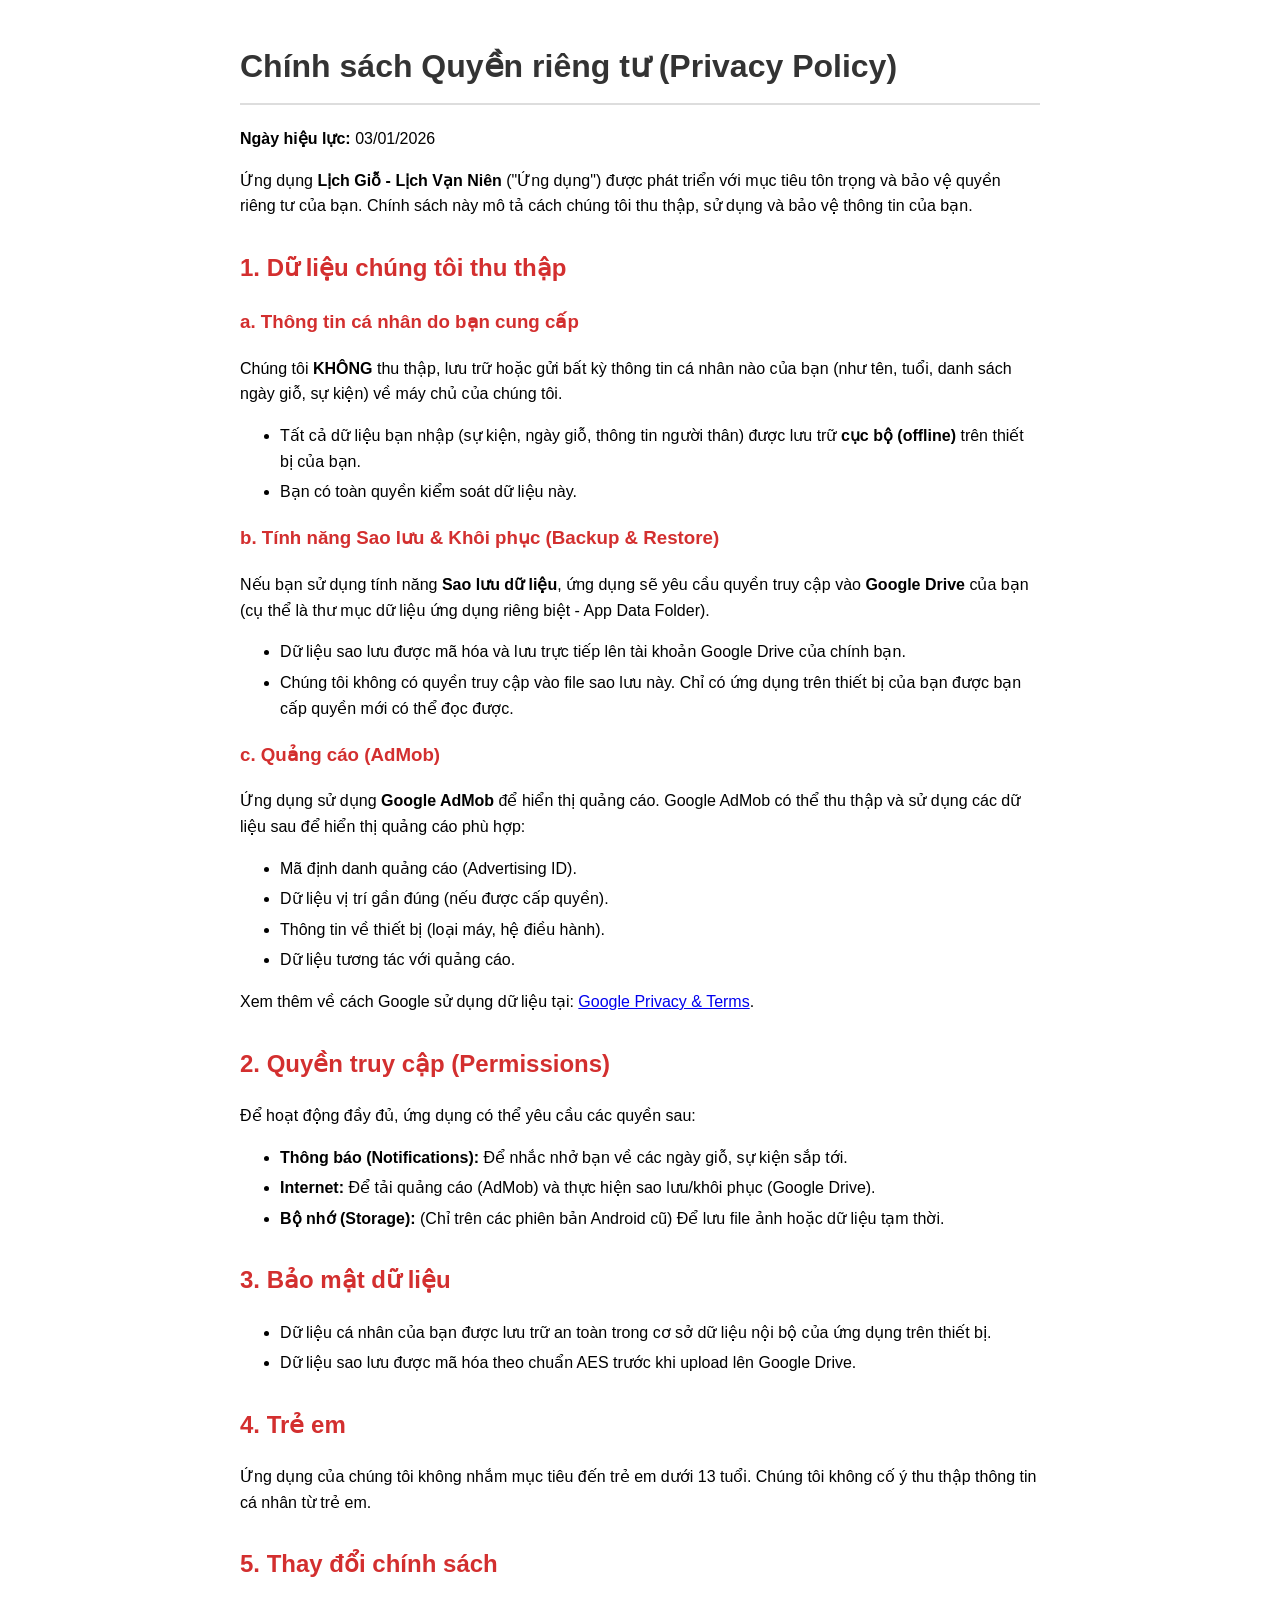
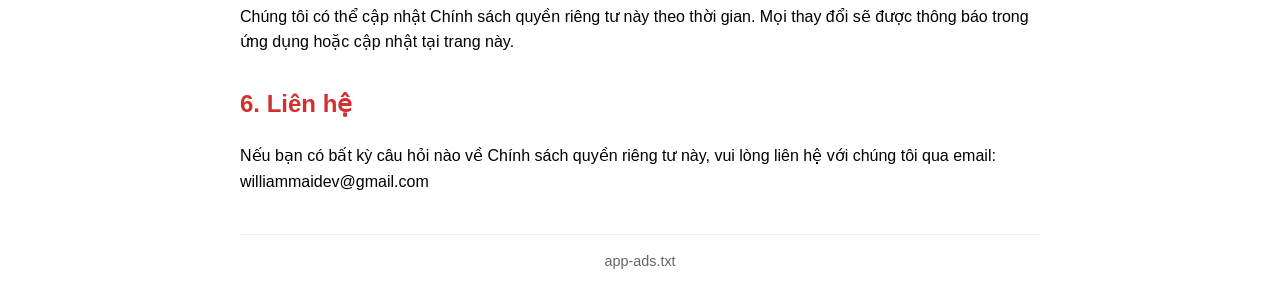
<file: index.html>
<!DOCTYPE html>
<html lang="vi">

<head>
    <meta name="google-site-verification" content="i-PSkfU3cr6PvD-z8YTafEpIWjMNeOsNyoyd0qgJmcY" />
    <meta charset="UTF-8">
    <meta name="viewport" content="width=device-width, initial-scale=1.0">
    <title>Chính sách Quyền riêng tư - Lịch Giỗ</title>
    <style>
        body {
            font-family: Arial, sans-serif;
            line-height: 1.6;
            max-width: 800px;
            margin: 0 auto;
            padding: 20px;
        }

        h1 {
            color: #333;
            border-bottom: 2px solid #ddd;
            padding-bottom: 10px;
        }

        h2 {
            color: #d32f2f;
            margin-top: 30px;
        }

        h3 {
            color: #d32f2f;
        }

        ul {
            margin-bottom: 15px;
        }

        li {
            margin-bottom: 5px;
        }
    </style>
</head>

<body>

    <h1>Chính sách Quyền riêng tư (Privacy Policy)</h1>
    <p><strong>Ngày hiệu lực:</strong> 03/01/2026</p>

    <p>Ứng dụng <strong>Lịch Giỗ - Lịch Vạn Niên</strong> ("Ứng dụng") được phát triển với mục tiêu tôn trọng và bảo vệ
        quyền riêng tư của bạn. Chính sách này mô tả cách chúng tôi thu thập, sử dụng và bảo vệ thông tin của bạn.</p>

    <h2>1. Dữ liệu chúng tôi thu thập</h2>

    <h3>a. Thông tin cá nhân do bạn cung cấp</h3>
    <p>Chúng tôi <strong>KHÔNG</strong> thu thập, lưu trữ hoặc gửi bất kỳ thông tin cá nhân nào của bạn (như tên, tuổi,
        danh sách ngày giỗ, sự kiện) về máy chủ của chúng tôi.</p>
    <ul>
        <li>Tất cả dữ liệu bạn nhập (sự kiện, ngày giỗ, thông tin người thân) được lưu trữ <strong>cục bộ
                (offline)</strong> trên thiết bị của bạn.</li>
        <li>Bạn có toàn quyền kiểm soát dữ liệu này.</li>
    </ul>

    <h3>b. Tính năng Sao lưu & Khôi phục (Backup & Restore)</h3>
    <p>Nếu bạn sử dụng tính năng <strong>Sao lưu dữ liệu</strong>, ứng dụng sẽ yêu cầu quyền truy cập vào <strong>Google
            Drive</strong> của bạn (cụ thể là thư mục dữ liệu ứng dụng riêng biệt - App Data Folder).</p>
    <ul>
        <li>Dữ liệu sao lưu được mã hóa và lưu trực tiếp lên tài khoản Google Drive của chính bạn.</li>
        <li>Chúng tôi không có quyền truy cập vào file sao lưu này. Chỉ có ứng dụng trên thiết bị của bạn được bạn cấp
            quyền mới có thể đọc được.</li>
    </ul>

    <h3>c. Quảng cáo (AdMob)</h3>
    <p>Ứng dụng sử dụng <strong>Google AdMob</strong> để hiển thị quảng cáo. Google AdMob có thể thu thập và sử dụng các
        dữ liệu sau để hiển thị quảng cáo phù hợp:</p>
    <ul>
        <li>Mã định danh quảng cáo (Advertising ID).</li>
        <li>Dữ liệu vị trí gần đúng (nếu được cấp quyền).</li>
        <li>Thông tin về thiết bị (loại máy, hệ điều hành).</li>
        <li>Dữ liệu tương tác với quảng cáo.</li>
    </ul>
    <p>Xem thêm về cách Google sử dụng dữ liệu tại: <a href="https://policies.google.com/technologies/partner-sites"
            target="_blank">Google Privacy & Terms</a>.</p>

    <h2>2. Quyền truy cập (Permissions)</h2>
    <p>Để hoạt động đầy đủ, ứng dụng có thể yêu cầu các quyền sau:</p>
    <ul>
        <li><strong>Thông báo (Notifications):</strong> Để nhắc nhở bạn về các ngày giỗ, sự kiện sắp tới.</li>
        <li><strong>Internet:</strong> Để tải quảng cáo (AdMob) và thực hiện sao lưu/khôi phục (Google Drive).</li>
        <li><strong>Bộ nhớ (Storage):</strong> (Chỉ trên các phiên bản Android cũ) Để lưu file ảnh hoặc dữ liệu tạm
            thời.</li>
    </ul>

    <h2>3. Bảo mật dữ liệu</h2>
    <ul>
        <li>Dữ liệu cá nhân của bạn được lưu trữ an toàn trong cơ sở dữ liệu nội bộ của ứng dụng trên thiết bị.</li>
        <li>Dữ liệu sao lưu được mã hóa theo chuẩn AES trước khi upload lên Google Drive.</li>
    </ul>

    <h2>4. Trẻ em</h2>
    <p>Ứng dụng của chúng tôi không nhắm mục tiêu đến trẻ em dưới 13 tuổi. Chúng tôi không cố ý thu thập thông tin cá
        nhân từ trẻ em.</p>

    <h2>5. Thay đổi chính sách</h2>
    <p>Chúng tôi có thể cập nhật Chính sách quyền riêng tư này theo thời gian. Mọi thay đổi sẽ được thông báo trong ứng
        dụng hoặc cập nhật tại trang này.</p>

    <h2>6. Liên hệ</h2>
    <p>Nếu bạn có bất kỳ câu hỏi nào về Chính sách quyền riêng tư này, vui lòng liên hệ với chúng tôi qua email:
        williammaidev@gmail.com</p>

    <hr style="margin-top: 40px; border: 0; border-top: 1px solid #eee;">
    <p style="text-align: center; font-size: 0.9em; color: #888;">
        <a href="app-ads.txt" style="color: #666; text-decoration: none;">app-ads.txt</a>
    </p>

</body>

</html>
</file>
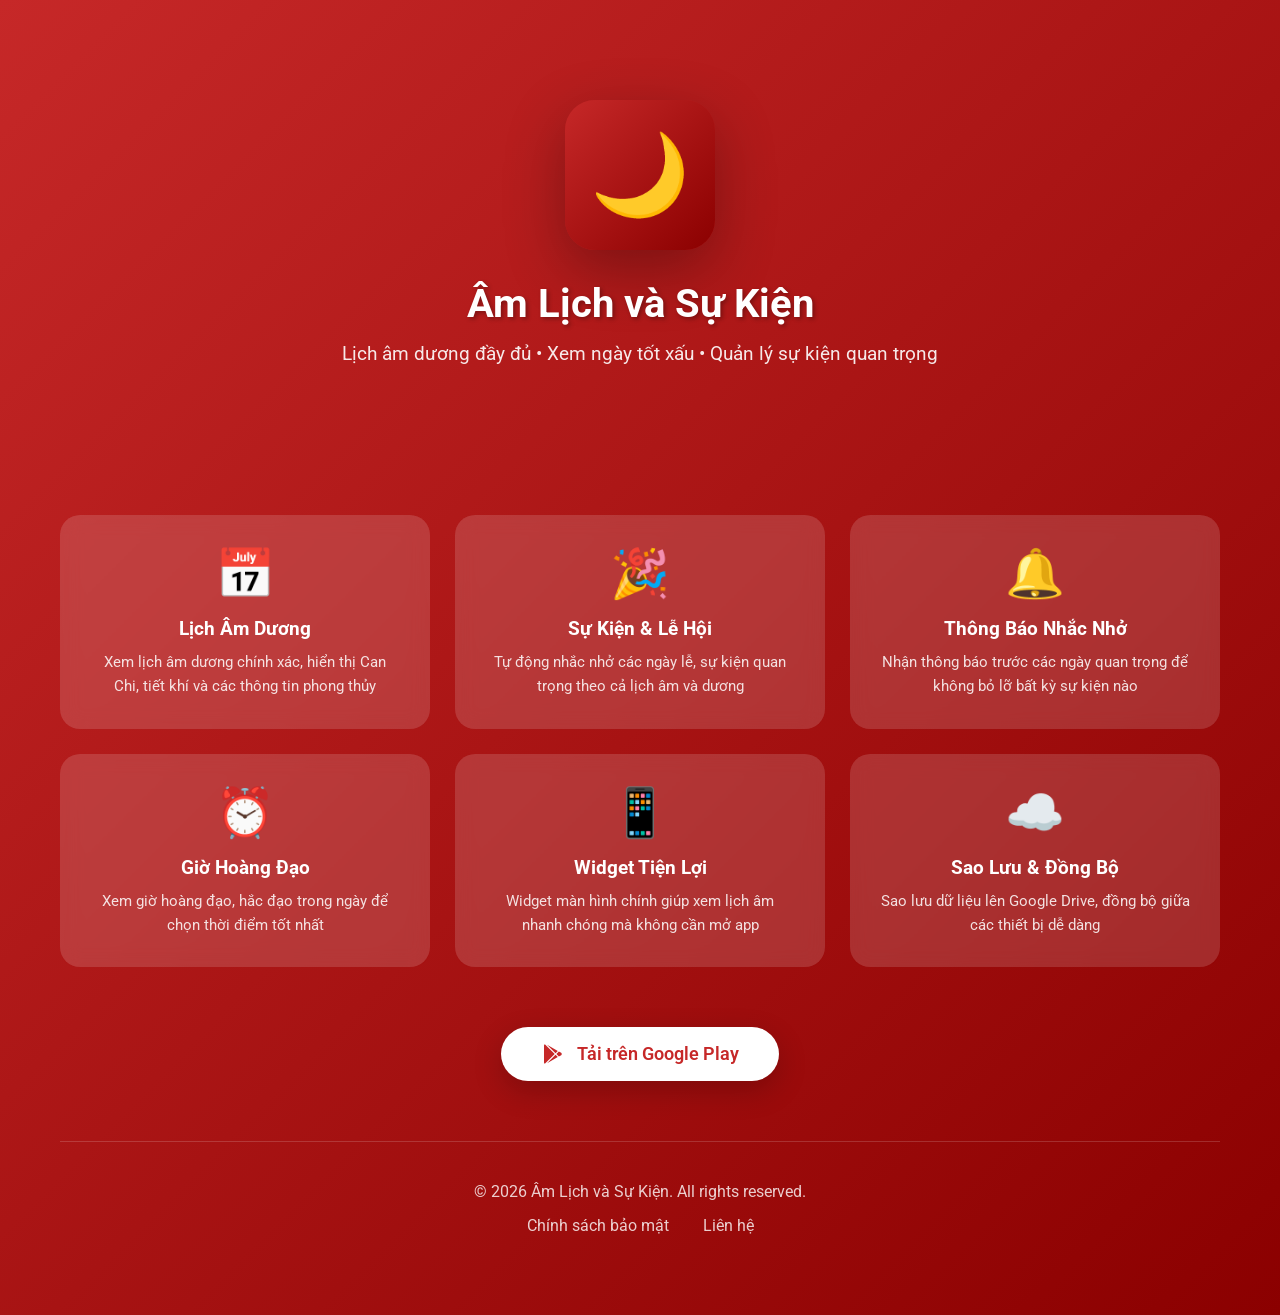
<file: amlich/index.html>
<!DOCTYPE html>
<html lang="vi">

<head>
    <meta charset="UTF-8">
    <meta name="viewport" content="width=device-width, initial-scale=1.0">
    <meta name="description"
        content="Âm Lịch và Sự Kiện - Ứng dụng lịch âm dương, xem ngày tốt xấu và quản lý sự kiện quan trọng">
    <title>Âm Lịch và Sự Kiện - Vietnamese Lunar Calendar App</title>
    <link rel="preconnect" href="https://fonts.googleapis.com">
    <link rel="preconnect" href="https://fonts.gstatic.com" crossorigin>
    <link href="https://fonts.googleapis.com/css2?family=Roboto:wght@300;400;500;700&display=swap" rel="stylesheet">
    <style>
        * {
            margin: 0;
            padding: 0;
            box-sizing: border-box;
        }

        body {
            font-family: 'Roboto', sans-serif;
            background: linear-gradient(135deg, #C62828 0%, #8B0000 100%);
            min-height: 100vh;
            color: #fff;
        }

        .container {
            max-width: 1200px;
            margin: 0 auto;
            padding: 40px 20px;
        }

        .hero {
            text-align: center;
            padding: 60px 20px;
        }

        .app-icon {
            width: 150px;
            height: 150px;
            border-radius: 30px;
            box-shadow: 0 20px 60px rgba(0, 0, 0, 0.3);
            margin-bottom: 30px;
            background: linear-gradient(135deg, #C62828, #8B0000);
            display: flex;
            align-items: center;
            justify-content: center;
            margin: 0 auto 30px;
            font-size: 80px;
        }

        h1 {
            font-size: 2.5rem;
            font-weight: 700;
            margin-bottom: 15px;
            text-shadow: 2px 2px 4px rgba(0, 0, 0, 0.3);
        }

        .subtitle {
            font-size: 1.2rem;
            opacity: 0.9;
            margin-bottom: 40px;
        }

        .features {
            display: grid;
            grid-template-columns: repeat(auto-fit, minmax(280px, 1fr));
            gap: 25px;
            margin: 50px 0;
        }

        .feature-card {
            background: rgba(255, 255, 255, 0.15);
            backdrop-filter: blur(10px);
            border-radius: 20px;
            padding: 30px;
            text-align: center;
            transition: transform 0.3s ease;
        }

        .feature-card:hover {
            transform: translateY(-5px);
        }

        .feature-icon {
            font-size: 3rem;
            margin-bottom: 15px;
        }

        .feature-card h3 {
            font-size: 1.2rem;
            margin-bottom: 10px;
        }

        .feature-card p {
            opacity: 0.85;
            font-size: 0.95rem;
            line-height: 1.6;
        }

        .download-section {
            text-align: center;
            margin: 60px 0;
        }

        .download-btn {
            display: inline-flex;
            align-items: center;
            gap: 12px;
            background: #fff;
            color: #C62828;
            padding: 15px 40px;
            border-radius: 50px;
            text-decoration: none;
            font-weight: 600;
            font-size: 1.1rem;
            box-shadow: 0 10px 30px rgba(0, 0, 0, 0.2);
            transition: transform 0.3s ease, box-shadow 0.3s ease;
        }

        .download-btn:hover {
            transform: translateY(-3px);
            box-shadow: 0 15px 40px rgba(0, 0, 0, 0.3);
        }

        .footer {
            text-align: center;
            padding: 40px 20px;
            opacity: 0.8;
            border-top: 1px solid rgba(255, 255, 255, 0.2);
            margin-top: 40px;
        }

        .footer a {
            color: #fff;
            text-decoration: none;
            margin: 0 15px;
        }

        .footer a:hover {
            text-decoration: underline;
        }

        @media (max-width: 768px) {
            h1 {
                font-size: 1.8rem;
            }

            .subtitle {
                font-size: 1rem;
            }
        }
    </style>
</head>

<body>
    <div class="container">
        <section class="hero">
            <div class="app-icon">🌙</div>
            <h1>Âm Lịch và Sự Kiện</h1>
            <p class="subtitle">Lịch âm dương đầy đủ • Xem ngày tốt xấu • Quản lý sự kiện quan trọng</p>
        </section>

        <section class="features">
            <div class="feature-card">
                <div class="feature-icon">📅</div>
                <h3>Lịch Âm Dương</h3>
                <p>Xem lịch âm dương chính xác, hiển thị Can Chi, tiết khí và các thông tin phong thủy</p>
            </div>

            <div class="feature-card">
                <div class="feature-icon">🎉</div>
                <h3>Sự Kiện & Lễ Hội</h3>
                <p>Tự động nhắc nhở các ngày lễ, sự kiện quan trọng theo cả lịch âm và dương</p>
            </div>

            <div class="feature-card">
                <div class="feature-icon">🔔</div>
                <h3>Thông Báo Nhắc Nhở</h3>
                <p>Nhận thông báo trước các ngày quan trọng để không bỏ lỡ bất kỳ sự kiện nào</p>
            </div>

            <div class="feature-card">
                <div class="feature-icon">⏰</div>
                <h3>Giờ Hoàng Đạo</h3>
                <p>Xem giờ hoàng đạo, hắc đạo trong ngày để chọn thời điểm tốt nhất</p>
            </div>

            <div class="feature-card">
                <div class="feature-icon">📱</div>
                <h3>Widget Tiện Lợi</h3>
                <p>Widget màn hình chính giúp xem lịch âm nhanh chóng mà không cần mở app</p>
            </div>

            <div class="feature-card">
                <div class="feature-icon">☁️</div>
                <h3>Sao Lưu & Đồng Bộ</h3>
                <p>Sao lưu dữ liệu lên Google Drive, đồng bộ giữa các thiết bị dễ dàng</p>
            </div>
        </section>

        <section class="download-section">
            <a href="https://play.google.com/store/apps/details?id=com.egn.dev.amlich" class="download-btn">
                <svg width="24" height="24" viewBox="0 0 24 24" fill="currentColor">
                    <path
                        d="M3,20.5V3.5C3,2.91 3.34,2.39 3.84,2.15L13.69,12L3.84,21.85C3.34,21.6 3,21.09 3,20.5M16.81,15.12L6.05,21.34L14.54,12.85L16.81,15.12M20.16,10.81C20.5,11.08 20.75,11.5 20.75,12C20.75,12.5 20.53,12.9 20.18,13.18L17.89,14.5L15.39,12L17.89,9.5L20.16,10.81M6.05,2.66L16.81,8.88L14.54,11.15L6.05,2.66Z" />
                </svg>
                Tải trên Google Play
            </a>
        </section>

        <footer class="footer">
            <p>© 2026 Âm Lịch và Sự Kiện. All rights reserved.</p>
            <p style="margin-top: 15px;">
                <a href="privacy-policy.html">Chính sách bảo mật</a>
                <a href="mailto:hanhmh1203@gmail.com">Liên hệ</a>
            </p>
        </footer>
    </div>
</body>

</html>
</file>
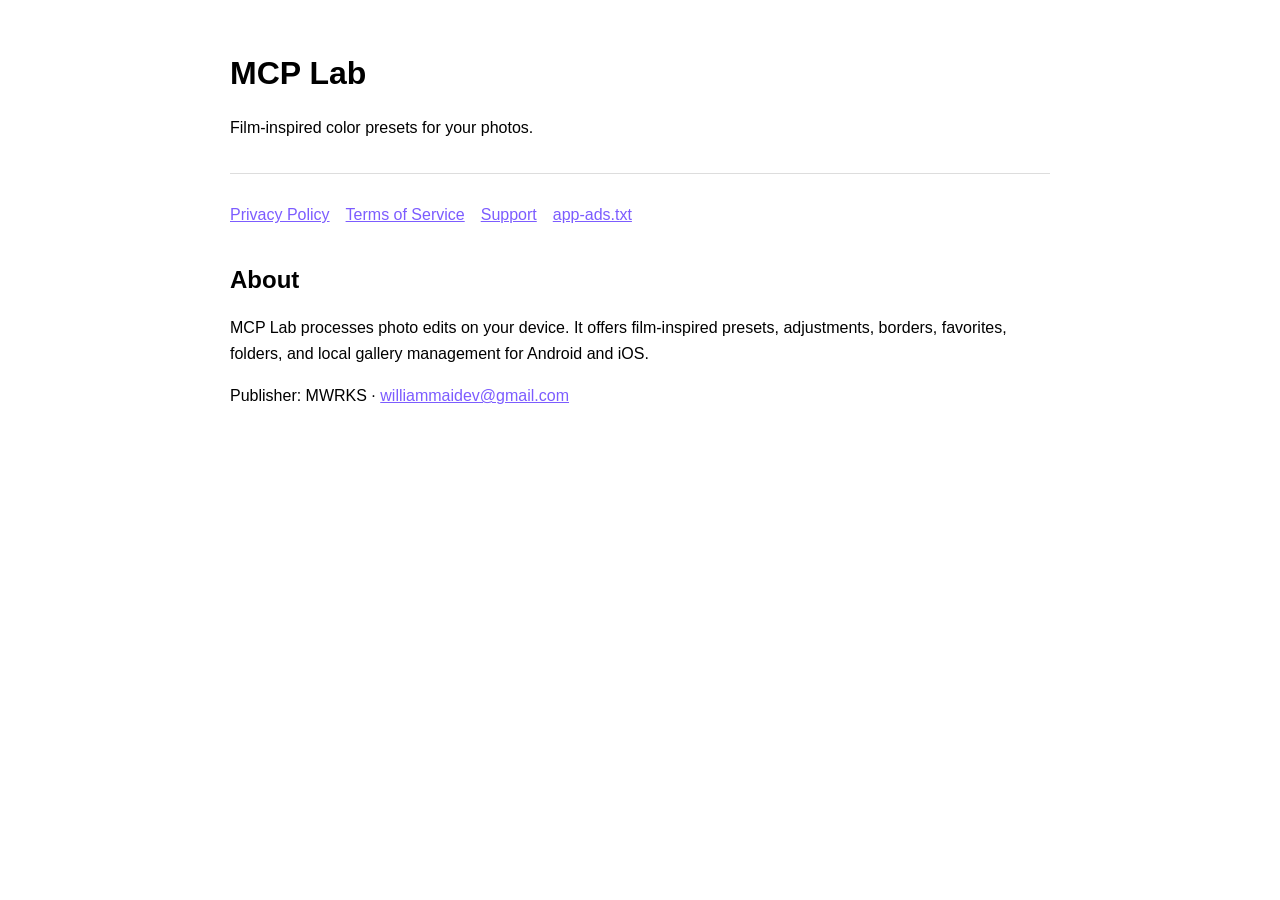
<file: mcplab/index.html>
<!doctype html>
<html lang="en"><head><meta charset="utf-8"><meta name="viewport" content="width=device-width,initial-scale=1"><title>MCP Lab</title><link rel="stylesheet" href="styles.css"></head>
<body><header><h1>MCP Lab</h1><p>Film-inspired color presets for your photos.</p></header><nav><a href="privacy.html">Privacy Policy</a><a href="terms.html">Terms of Service</a><a href="support.html">Support</a><a href="/app-ads.txt">app-ads.txt</a></nav><h2>About</h2><p>MCP Lab processes photo edits on your device. It offers film-inspired presets, adjustments, borders, favorites, folders, and local gallery management for Android and iOS.</p><p>Publisher: MWRKS · <a href="mailto:williammaidev@gmail.com">williammaidev@gmail.com</a></p></body></html>
</file>
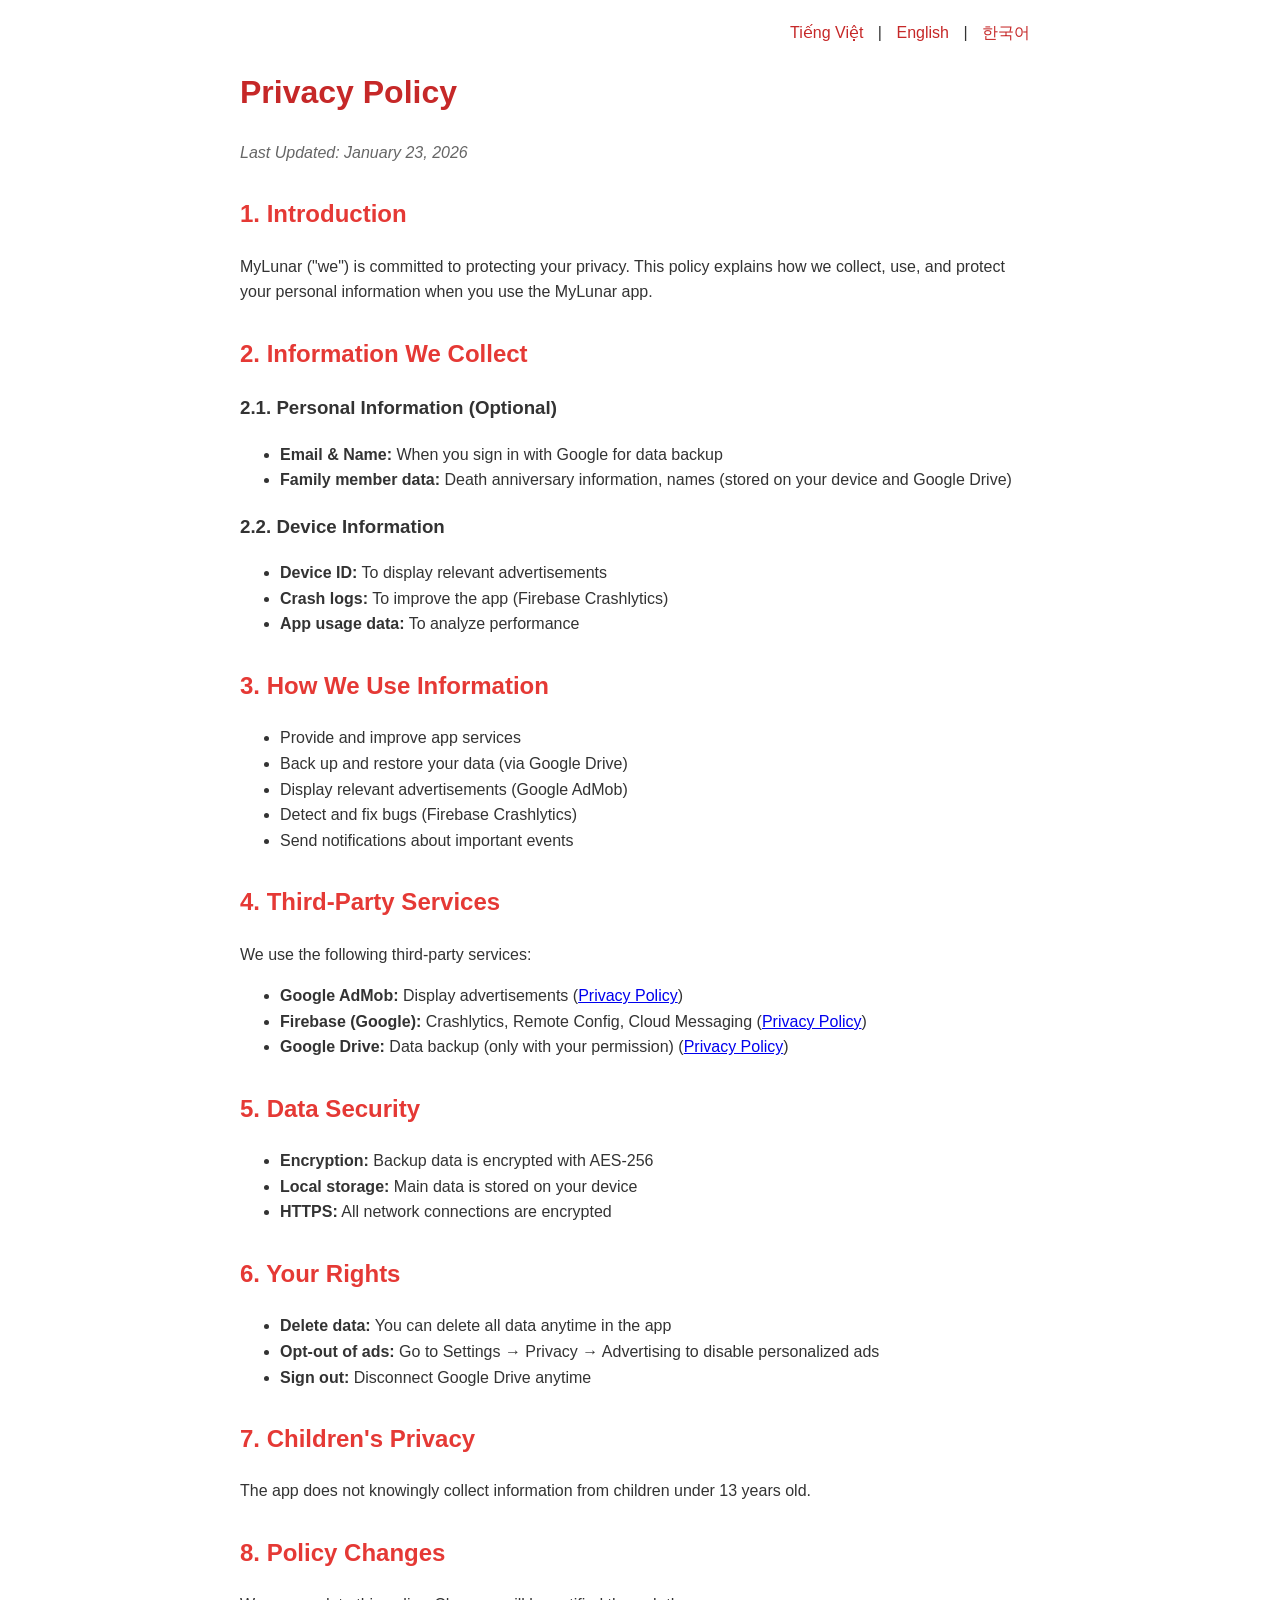
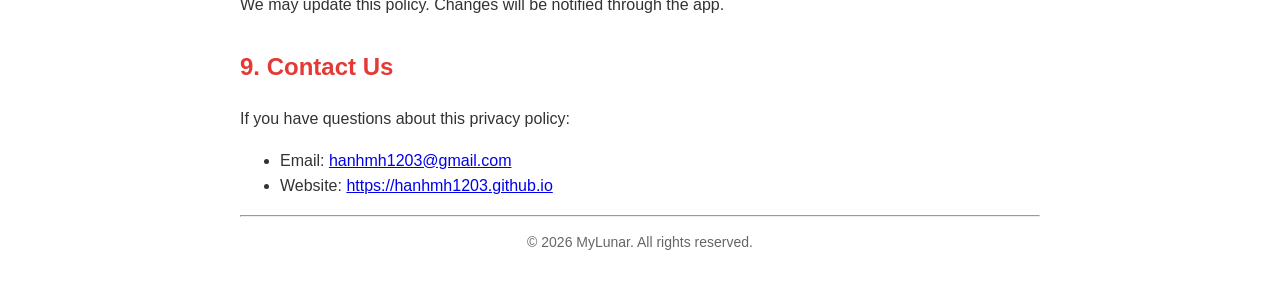
<file: privacy-en.html>
<!DOCTYPE html>
<html lang="en">

<head>
    <meta charset="UTF-8">
    <meta name="viewport" content="width=device-width, initial-scale=1.0">
    <title>Privacy Policy - MyLunar</title>
    <style>
        body {
            font-family: -apple-system, BlinkMacSystemFont, 'Segoe UI', Roboto, Oxygen, Ubuntu, Cantarell, sans-serif;
            line-height: 1.6;
            max-width: 800px;
            margin: 0 auto;
            padding: 20px;
            color: #333;
        }

        h1 {
            color: #C62828;
        }

        h2 {
            color: #E53935;
            margin-top: 30px;
        }

        .lang-switch {
            text-align: right;
            margin-bottom: 20px;
        }

        .lang-switch a {
            margin: 0 10px;
            text-decoration: none;
            color: #C62828;
        }

        .last-updated {
            color: #666;
            font-style: italic;
        }
    </style>
</head>

<body>
    <div class="lang-switch">
        <a href="privacy.html">Tiếng Việt</a> |
        <a href="privacy-en.html">English</a> |
        <a href="privacy-ko.html">한국어</a>
    </div>

    <h1>Privacy Policy</h1>
    <p class="last-updated">Last Updated: January 23, 2026</p>

    <h2>1. Introduction</h2>
    <p>MyLunar ("we") is committed to protecting your privacy. This policy explains how we collect, use, and protect
        your personal information when you use the MyLunar app.</p>

    <h2>2. Information We Collect</h2>

    <h3>2.1. Personal Information (Optional)</h3>
    <ul>
        <li><strong>Email & Name:</strong> When you sign in with Google for data backup</li>
        <li><strong>Family member data:</strong> Death anniversary information, names (stored on your device and Google
            Drive)</li>
    </ul>

    <h3>2.2. Device Information</h3>
    <ul>
        <li><strong>Device ID:</strong> To display relevant advertisements</li>
        <li><strong>Crash logs:</strong> To improve the app (Firebase Crashlytics)</li>
        <li><strong>App usage data:</strong> To analyze performance</li>
    </ul>

    <h2>3. How We Use Information</h2>
    <ul>
        <li>Provide and improve app services</li>
        <li>Back up and restore your data (via Google Drive)</li>
        <li>Display relevant advertisements (Google AdMob)</li>
        <li>Detect and fix bugs (Firebase Crashlytics)</li>
        <li>Send notifications about important events</li>
    </ul>

    <h2>4. Third-Party Services</h2>
    <p>We use the following third-party services:</p>
    <ul>
        <li><strong>Google AdMob:</strong> Display advertisements (<a href="https://policies.google.com/privacy"
                target="_blank">Privacy Policy</a>)</li>
        <li><strong>Firebase (Google):</strong> Crashlytics, Remote Config, Cloud Messaging (<a
                href="https://firebase.google.com/support/privacy" target="_blank">Privacy Policy</a>)</li>
        <li><strong>Google Drive:</strong> Data backup (only with your permission) (<a
                href="https://policies.google.com/privacy" target="_blank">Privacy Policy</a>)</li>
    </ul>

    <h2>5. Data Security</h2>
    <ul>
        <li><strong>Encryption:</strong> Backup data is encrypted with AES-256</li>
        <li><strong>Local storage:</strong> Main data is stored on your device</li>
        <li><strong>HTTPS:</strong> All network connections are encrypted</li>
    </ul>

    <h2>6. Your Rights</h2>
    <ul>
        <li><strong>Delete data:</strong> You can delete all data anytime in the app</li>
        <li><strong>Opt-out of ads:</strong> Go to Settings → Privacy → Advertising to disable personalized ads</li>
        <li><strong>Sign out:</strong> Disconnect Google Drive anytime</li>
    </ul>

    <h2>7. Children's Privacy</h2>
    <p>The app does not knowingly collect information from children under 13 years old.</p>

    <h2>8. Policy Changes</h2>
    <p>We may update this policy. Changes will be notified through the app.</p>

    <h2>9. Contact Us</h2>
    <p>If you have questions about this privacy policy:</p>
    <ul>
        <li>Email: <a href="mailto:hanhmh1203@gmail.com">hanhmh1203@gmail.com</a></li>
        <li>Website: <a href="https://hanhmh1203.github.io">https://hanhmh1203.github.io</a></li>
    </ul>

    <hr>
    <p style="text-align: center; color: #666; font-size: 14px;">
        © 2026 MyLunar. All rights reserved.
    </p>
</body>

</html>
</file>
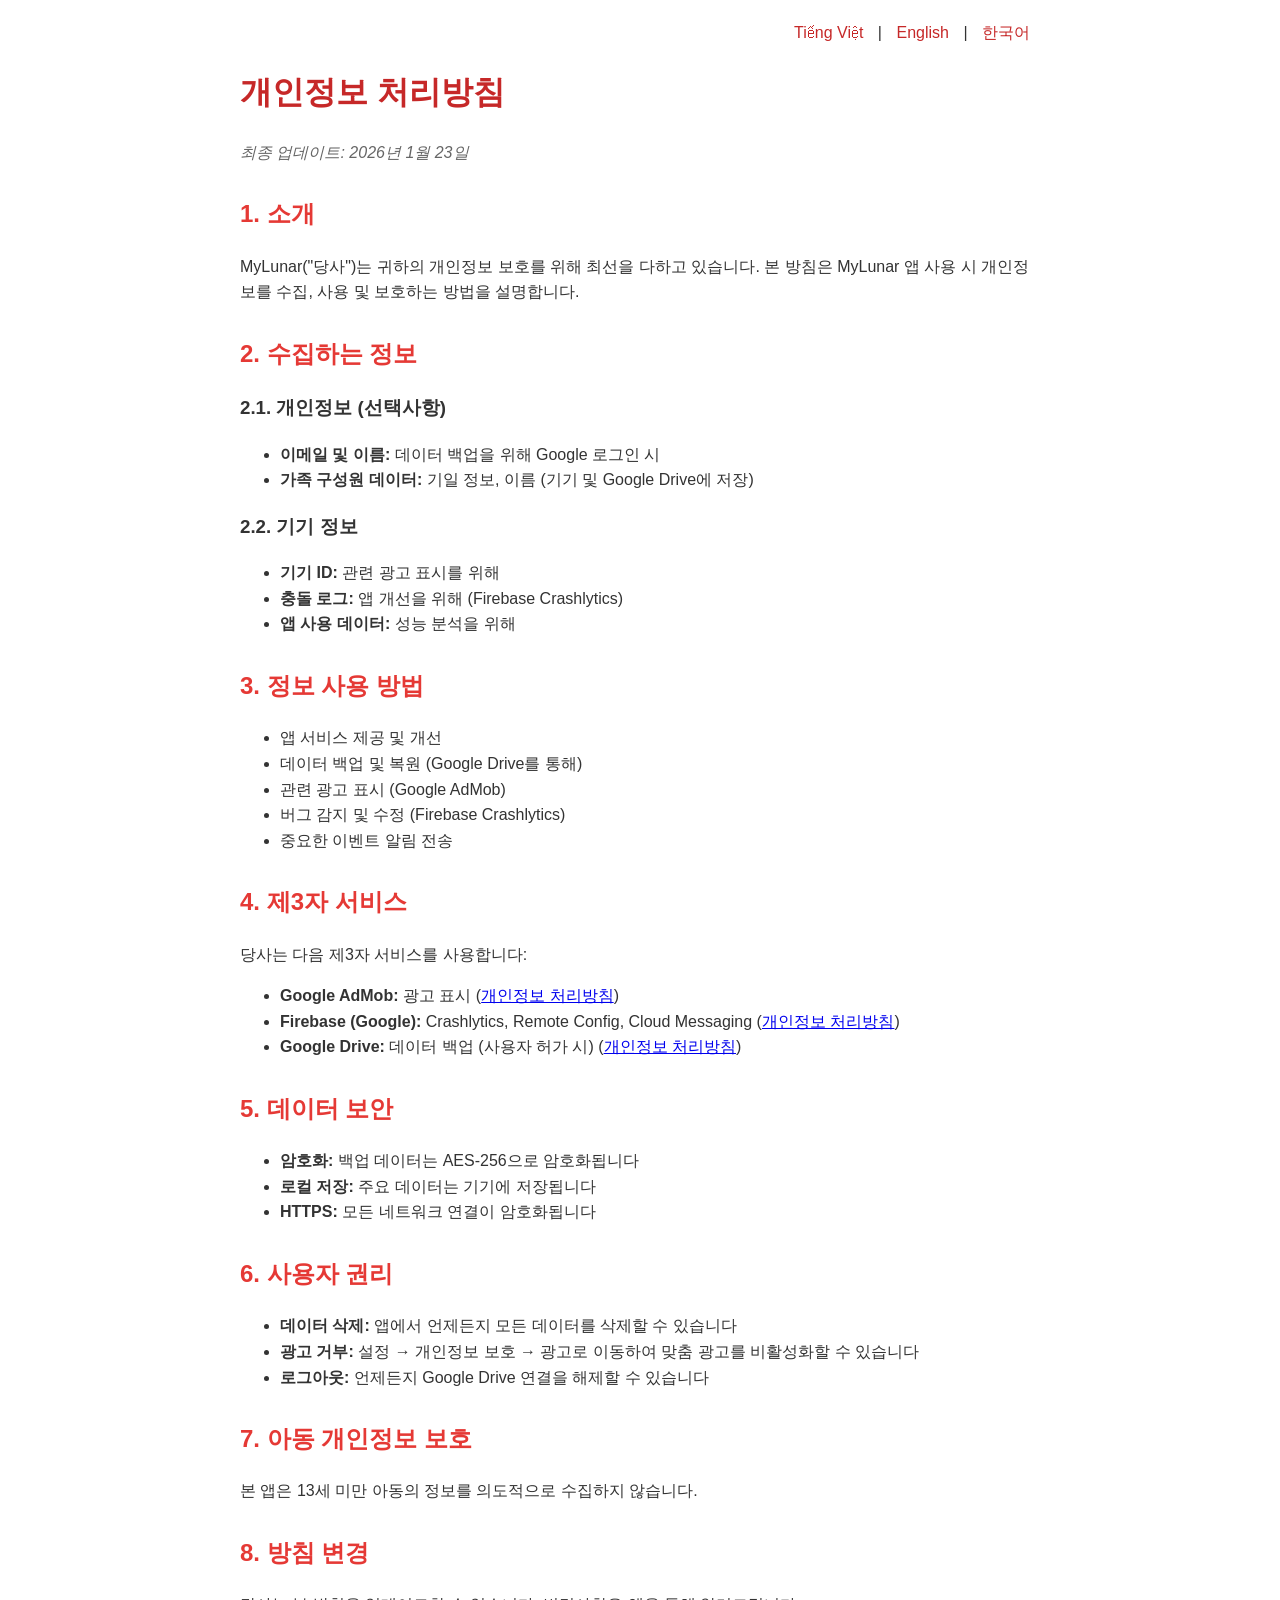
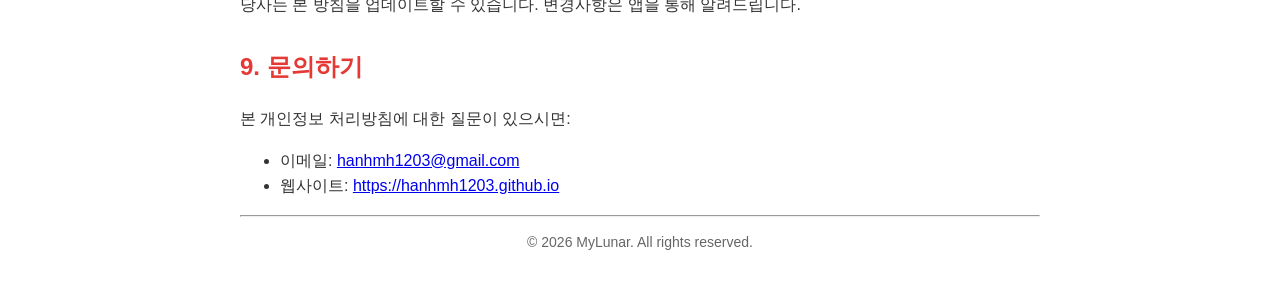
<file: privacy-ko.html>
<!DOCTYPE html>
<html lang="ko">

<head>
    <meta charset="UTF-8">
    <meta name="viewport" content="width=device-width, initial-scale=1.0">
    <title>개인정보 처리방침 - MyLunar</title>
    <style>
        body {
            font-family: -apple-system, BlinkMacSystemFont, 'Segoe UI', Roboto, Oxygen, Ubuntu, Cantarell, 'Malgun Gothic', sans-serif;
            line-height: 1.6;
            max-width: 800px;
            margin: 0 auto;
            padding: 20px;
            color: #333;
        }

        h1 {
            color: #C62828;
        }

        h2 {
            color: #E53935;
            margin-top: 30px;
        }

        .lang-switch {
            text-align: right;
            margin-bottom: 20px;
        }

        .lang-switch a {
            margin: 0 10px;
            text-decoration: none;
            color: #C62828;
        }

        .last-updated {
            color: #666;
            font-style: italic;
        }
    </style>
</head>

<body>
    <div class="lang-switch">
        <a href="privacy.html">Tiếng Việt</a> |
        <a href="privacy-en.html">English</a> |
        <a href="privacy-ko.html">한국어</a>
    </div>

    <h1>개인정보 처리방침</h1>
    <p class="last-updated">최종 업데이트: 2026년 1월 23일</p>

    <h2>1. 소개</h2>
    <p>MyLunar("당사")는 귀하의 개인정보 보호를 위해 최선을 다하고 있습니다. 본 방침은 MyLunar 앱 사용 시 개인정보를 수집, 사용 및 보호하는 방법을 설명합니다.</p>

    <h2>2. 수집하는 정보</h2>

    <h3>2.1. 개인정보 (선택사항)</h3>
    <ul>
        <li><strong>이메일 및 이름:</strong> 데이터 백업을 위해 Google 로그인 시</li>
        <li><strong>가족 구성원 데이터:</strong> 기일 정보, 이름 (기기 및 Google Drive에 저장)</li>
    </ul>

    <h3>2.2. 기기 정보</h3>
    <ul>
        <li><strong>기기 ID:</strong> 관련 광고 표시를 위해</li>
        <li><strong>충돌 로그:</strong> 앱 개선을 위해 (Firebase Crashlytics)</li>
        <li><strong>앱 사용 데이터:</strong> 성능 분석을 위해</li>
    </ul>

    <h2>3. 정보 사용 방법</h2>
    <ul>
        <li>앱 서비스 제공 및 개선</li>
        <li>데이터 백업 및 복원 (Google Drive를 통해)</li>
        <li>관련 광고 표시 (Google AdMob)</li>
        <li>버그 감지 및 수정 (Firebase Crashlytics)</li>
        <li>중요한 이벤트 알림 전송</li>
    </ul>

    <h2>4. 제3자 서비스</h2>
    <p>당사는 다음 제3자 서비스를 사용합니다:</p>
    <ul>
        <li><strong>Google AdMob:</strong> 광고 표시 (<a href="https://policies.google.com/privacy" target="_blank">개인정보
                처리방침</a>)</li>
        <li><strong>Firebase (Google):</strong> Crashlytics, Remote Config, Cloud Messaging (<a
                href="https://firebase.google.com/support/privacy" target="_blank">개인정보 처리방침</a>)</li>
        <li><strong>Google Drive:</strong> 데이터 백업 (사용자 허가 시) (<a href="https://policies.google.com/privacy"
                target="_blank">개인정보 처리방침</a>)</li>
    </ul>

    <h2>5. 데이터 보안</h2>
    <ul>
        <li><strong>암호화:</strong> 백업 데이터는 AES-256으로 암호화됩니다</li>
        <li><strong>로컬 저장:</strong> 주요 데이터는 기기에 저장됩니다</li>
        <li><strong>HTTPS:</strong> 모든 네트워크 연결이 암호화됩니다</li>
    </ul>

    <h2>6. 사용자 권리</h2>
    <ul>
        <li><strong>데이터 삭제:</strong> 앱에서 언제든지 모든 데이터를 삭제할 수 있습니다</li>
        <li><strong>광고 거부:</strong> 설정 → 개인정보 보호 → 광고로 이동하여 맞춤 광고를 비활성화할 수 있습니다</li>
        <li><strong>로그아웃:</strong> 언제든지 Google Drive 연결을 해제할 수 있습니다</li>
    </ul>

    <h2>7. 아동 개인정보 보호</h2>
    <p>본 앱은 13세 미만 아동의 정보를 의도적으로 수집하지 않습니다.</p>

    <h2>8. 방침 변경</h2>
    <p>당사는 본 방침을 업데이트할 수 있습니다. 변경사항은 앱을 통해 알려드립니다.</p>

    <h2>9. 문의하기</h2>
    <p>본 개인정보 처리방침에 대한 질문이 있으시면:</p>
    <ul>
        <li>이메일: <a href="mailto:hanhmh1203@gmail.com">hanhmh1203@gmail.com</a></li>
        <li>웹사이트: <a href="https://hanhmh1203.github.io">https://hanhmh1203.github.io</a></li>
    </ul>

    <hr>
    <p style="text-align: center; color: #666; font-size: 14px;">
        © 2026 MyLunar. All rights reserved.
    </p>
</body>

</html>
</file>
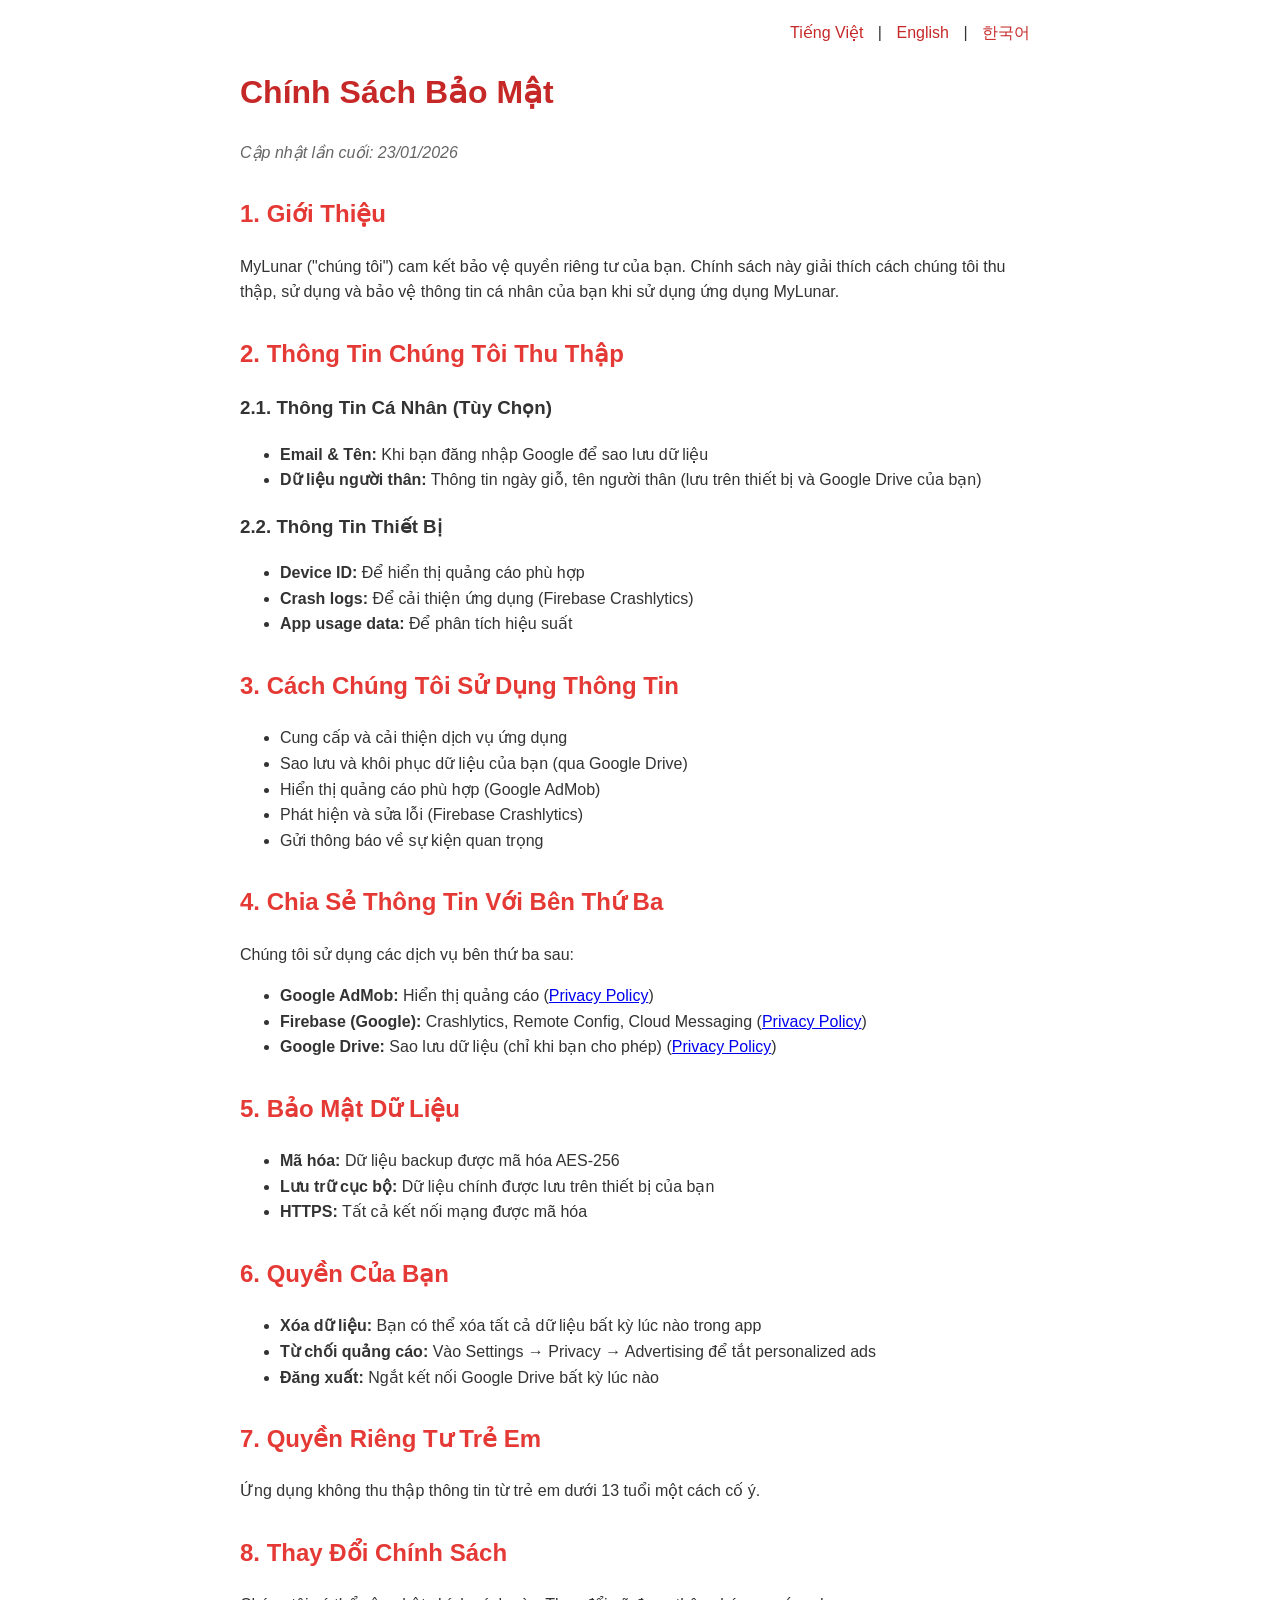
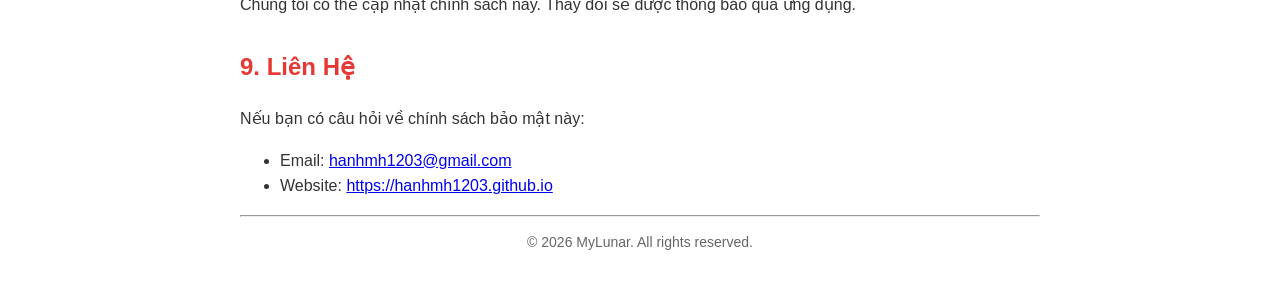
<file: privacy.html>
<!DOCTYPE html>
<html lang="vi">

<head>
    <meta charset="UTF-8">
    <meta name="viewport" content="width=device-width, initial-scale=1.0">
    <title>Chính Sách Bảo Mật - MyLunar</title>
    <style>
        body {
            font-family: -apple-system, BlinkMacSystemFont, 'Segoe UI', Roboto, Oxygen, Ubuntu, Cantarell, sans-serif;
            line-height: 1.6;
            max-width: 800px;
            margin: 0 auto;
            padding: 20px;
            color: #333;
        }

        h1 {
            color: #C62828;
        }

        h2 {
            color: #E53935;
            margin-top: 30px;
        }

        .lang-switch {
            text-align: right;
            margin-bottom: 20px;
        }

        .lang-switch a {
            margin: 0 10px;
            text-decoration: none;
            color: #C62828;
        }

        .last-updated {
            color: #666;
            font-style: italic;
        }
    </style>
</head>

<body>
    <div class="lang-switch">
        <a href="privacy.html">Tiếng Việt</a> |
        <a href="privacy-en.html">English</a> |
        <a href="privacy-ko.html">한국어</a>
    </div>

    <h1>Chính Sách Bảo Mật</h1>
    <p class="last-updated">Cập nhật lần cuối: 23/01/2026</p>

    <h2>1. Giới Thiệu</h2>
    <p>MyLunar ("chúng tôi") cam kết bảo vệ quyền riêng tư của bạn. Chính sách này giải thích cách chúng tôi thu thập,
        sử dụng và bảo vệ thông tin cá nhân của bạn khi sử dụng ứng dụng MyLunar.</p>

    <h2>2. Thông Tin Chúng Tôi Thu Thập</h2>

    <h3>2.1. Thông Tin Cá Nhân (Tùy Chọn)</h3>
    <ul>
        <li><strong>Email & Tên:</strong> Khi bạn đăng nhập Google để sao lưu dữ liệu</li>
        <li><strong>Dữ liệu người thân:</strong> Thông tin ngày giỗ, tên người thân (lưu trên thiết bị và Google Drive
            của bạn)</li>
    </ul>

    <h3>2.2. Thông Tin Thiết Bị</h3>
    <ul>
        <li><strong>Device ID:</strong> Để hiển thị quảng cáo phù hợp</li>
        <li><strong>Crash logs:</strong> Để cải thiện ứng dụng (Firebase Crashlytics)</li>
        <li><strong>App usage data:</strong> Để phân tích hiệu suất</li>
    </ul>

    <h2>3. Cách Chúng Tôi Sử Dụng Thông Tin</h2>
    <ul>
        <li>Cung cấp và cải thiện dịch vụ ứng dụng</li>
        <li>Sao lưu và khôi phục dữ liệu của bạn (qua Google Drive)</li>
        <li>Hiển thị quảng cáo phù hợp (Google AdMob)</li>
        <li>Phát hiện và sửa lỗi (Firebase Crashlytics)</li>
        <li>Gửi thông báo về sự kiện quan trọng</li>
    </ul>

    <h2>4. Chia Sẻ Thông Tin Với Bên Thứ Ba</h2>
    <p>Chúng tôi sử dụng các dịch vụ bên thứ ba sau:</p>
    <ul>
        <li><strong>Google AdMob:</strong> Hiển thị quảng cáo (<a href="https://policies.google.com/privacy"
                target="_blank">Privacy Policy</a>)</li>
        <li><strong>Firebase (Google):</strong> Crashlytics, Remote Config, Cloud Messaging (<a
                href="https://firebase.google.com/support/privacy" target="_blank">Privacy Policy</a>)</li>
        <li><strong>Google Drive:</strong> Sao lưu dữ liệu (chỉ khi bạn cho phép) (<a
                href="https://policies.google.com/privacy" target="_blank">Privacy Policy</a>)</li>
    </ul>

    <h2>5. Bảo Mật Dữ Liệu</h2>
    <ul>
        <li><strong>Mã hóa:</strong> Dữ liệu backup được mã hóa AES-256</li>
        <li><strong>Lưu trữ cục bộ:</strong> Dữ liệu chính được lưu trên thiết bị của bạn</li>
        <li><strong>HTTPS:</strong> Tất cả kết nối mạng được mã hóa</li>
    </ul>

    <h2>6. Quyền Của Bạn</h2>
    <ul>
        <li><strong>Xóa dữ liệu:</strong> Bạn có thể xóa tất cả dữ liệu bất kỳ lúc nào trong app</li>
        <li><strong>Từ chối quảng cáo:</strong> Vào Settings → Privacy → Advertising để tắt personalized ads</li>
        <li><strong>Đăng xuất:</strong> Ngắt kết nối Google Drive bất kỳ lúc nào</li>
    </ul>

    <h2>7. Quyền Riêng Tư Trẻ Em</h2>
    <p>Ứng dụng không thu thập thông tin từ trẻ em dưới 13 tuổi một cách cố ý.</p>

    <h2>8. Thay Đổi Chính Sách</h2>
    <p>Chúng tôi có thể cập nhật chính sách này. Thay đổi sẽ được thông báo qua ứng dụng.</p>

    <h2>9. Liên Hệ</h2>
    <p>Nếu bạn có câu hỏi về chính sách bảo mật này:</p>
    <ul>
        <li>Email: <a href="mailto:hanhmh1203@gmail.com">hanhmh1203@gmail.com</a></li>
        <li>Website: <a href="https://hanhmh1203.github.io">https://hanhmh1203.github.io</a></li>
    </ul>

    <hr>
    <p style="text-align: center; color: #666; font-size: 14px;">
        © 2026 MyLunar. All rights reserved.
    </p>
</body>

</html>
</file>
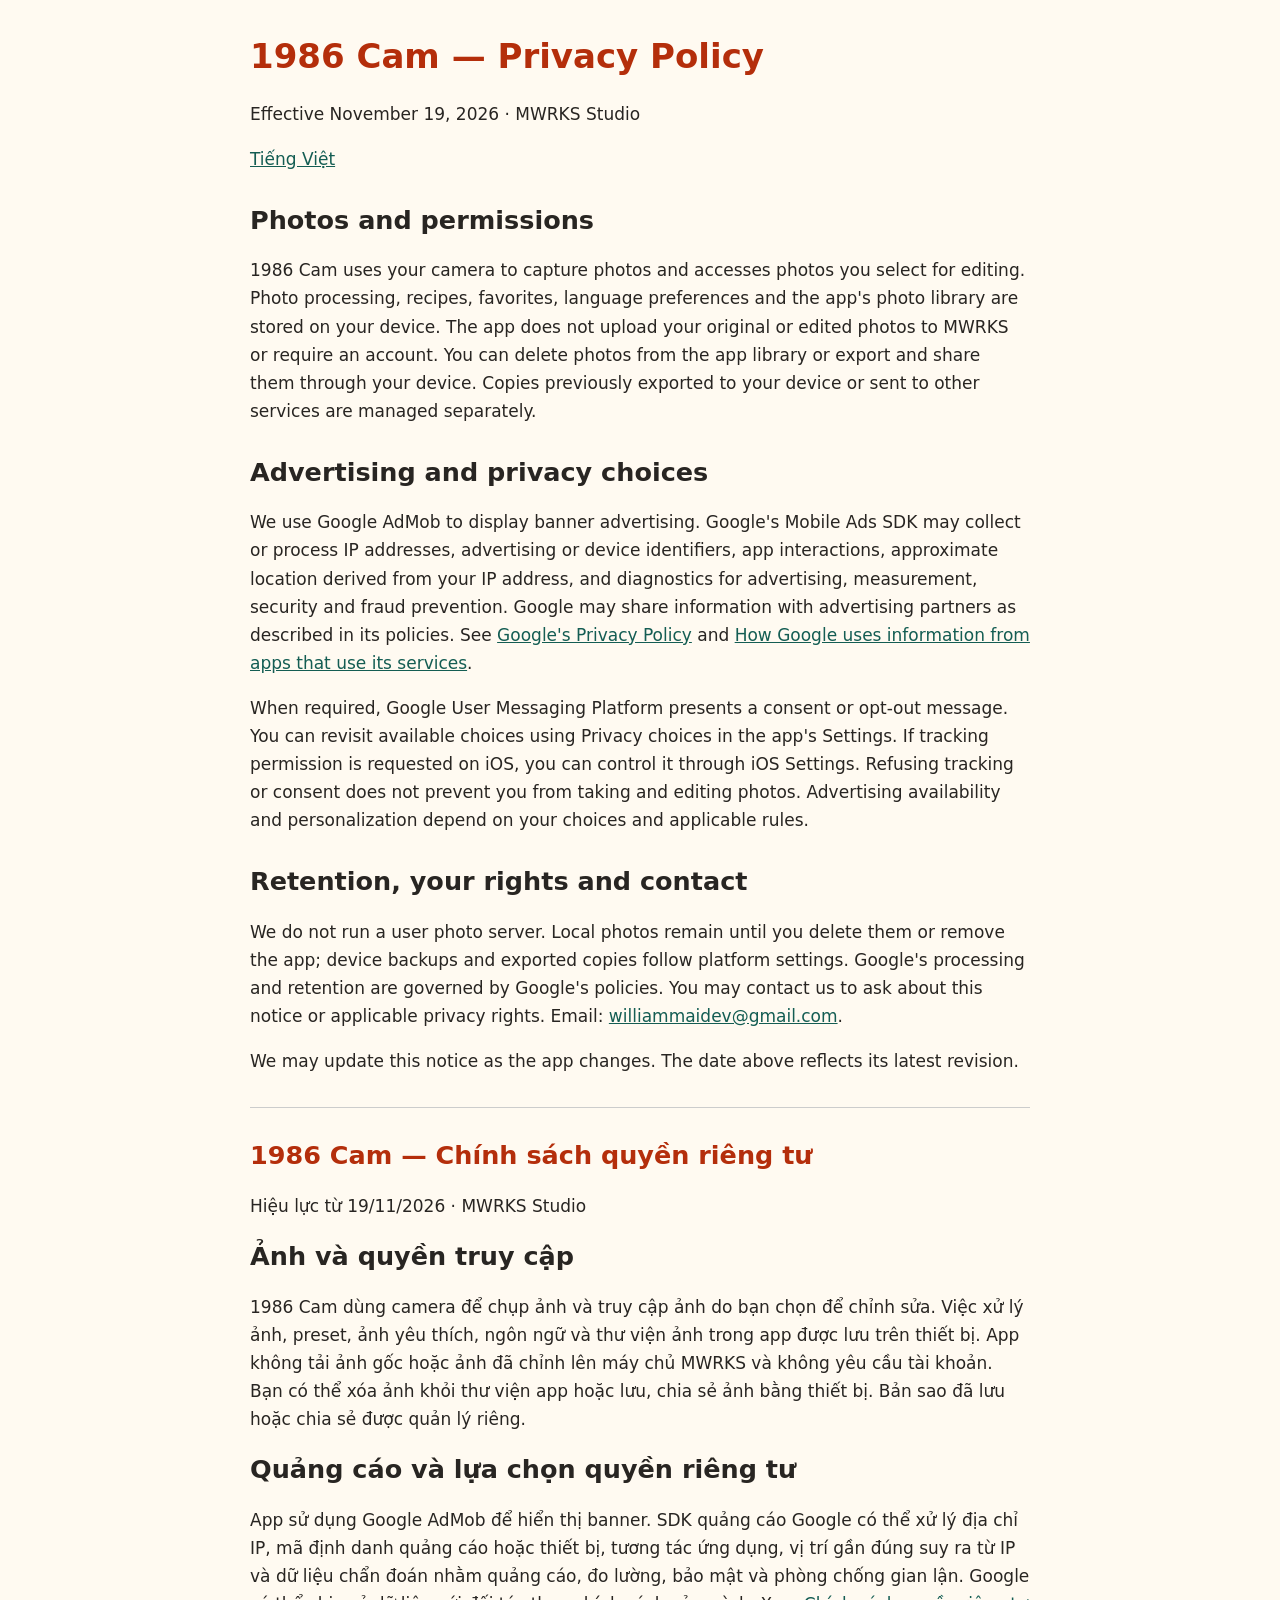
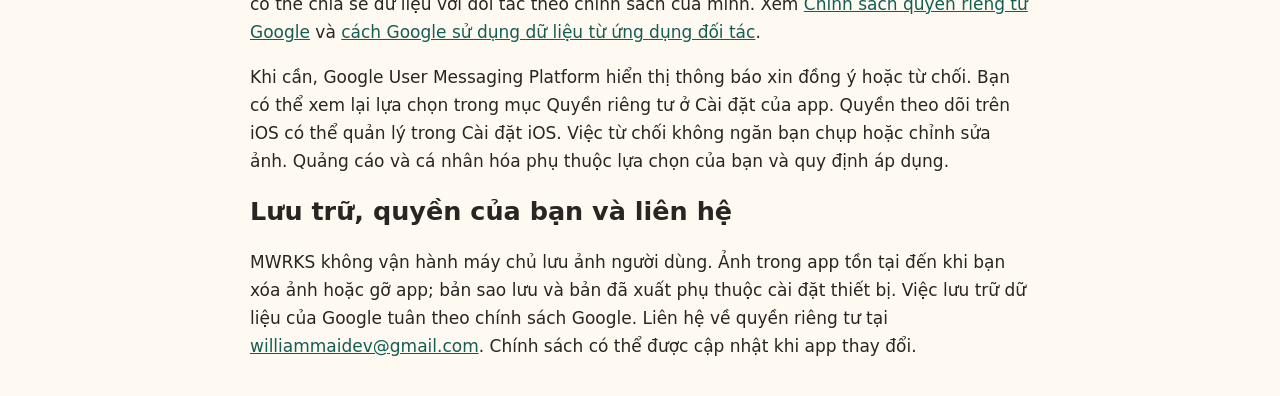
<file: 1986cam/privacy.html>
<!doctype html>
<html lang="en">
<head><meta charset="utf-8"><meta name="viewport" content="width=device-width,initial-scale=1"><title>1986 Cam | Privacy Policy</title>
<style>body{font:17px/1.65 system-ui,sans-serif;max-width:780px;margin:36px auto;padding:0 22px;color:#282522;background:#fffaf1}h1,h2{line-height:1.2}h1{color:#b42e0b}a{color:#145d53}section{margin:2rem 0}hr{border:0;border-top:1px solid #ccc}</style></head>
<body><h1>1986 Cam — Privacy Policy</h1><p>Effective November 19, 2026 · MWRKS Studio</p><p><a href="#vi">Tiếng Việt</a></p>
<section><h2>Photos and permissions</h2><p>1986 Cam uses your camera to capture photos and accesses photos you select for editing. Photo processing, recipes, favorites, language preferences and the app's photo library are stored on your device. The app does not upload your original or edited photos to MWRKS or require an account. You can delete photos from the app library or export and share them through your device. Copies previously exported to your device or sent to other services are managed separately.</p></section>
<section><h2>Advertising and privacy choices</h2><p>We use Google AdMob to display banner advertising. Google's Mobile Ads SDK may collect or process IP addresses, advertising or device identifiers, app interactions, approximate location derived from your IP address, and diagnostics for advertising, measurement, security and fraud prevention. Google may share information with advertising partners as described in its policies. See <a href="https://policies.google.com/privacy">Google's Privacy Policy</a> and <a href="https://policies.google.com/technologies/partner-sites">How Google uses information from apps that use its services</a>.</p><p>When required, Google User Messaging Platform presents a consent or opt-out message. You can revisit available choices using Privacy choices in the app's Settings. If tracking permission is requested on iOS, you can control it through iOS Settings. Refusing tracking or consent does not prevent you from taking and editing photos. Advertising availability and personalization depend on your choices and applicable rules.</p></section>
<section><h2>Retention, your rights and contact</h2><p>We do not run a user photo server. Local photos remain until you delete them or remove the app; device backups and exported copies follow platform settings. Google's processing and retention are governed by Google's policies. You may contact us to ask about this notice or applicable privacy rights. Email: <a href="mailto:williammaidev@gmail.com">williammaidev@gmail.com</a>.</p><p>We may update this notice as the app changes. The date above reflects its latest revision.</p></section>
<hr><section id="vi" lang="vi"><h1>1986 Cam — Chính sách quyền riêng tư</h1><p>Hiệu lực từ 19/11/2026 · MWRKS Studio</p><h2>Ảnh và quyền truy cập</h2><p>1986 Cam dùng camera để chụp ảnh và truy cập ảnh do bạn chọn để chỉnh sửa. Việc xử lý ảnh, preset, ảnh yêu thích, ngôn ngữ và thư viện ảnh trong app được lưu trên thiết bị. App không tải ảnh gốc hoặc ảnh đã chỉnh lên máy chủ MWRKS và không yêu cầu tài khoản. Bạn có thể xóa ảnh khỏi thư viện app hoặc lưu, chia sẻ ảnh bằng thiết bị. Bản sao đã lưu hoặc chia sẻ được quản lý riêng.</p><h2>Quảng cáo và lựa chọn quyền riêng tư</h2><p>App sử dụng Google AdMob để hiển thị banner. SDK quảng cáo Google có thể xử lý địa chỉ IP, mã định danh quảng cáo hoặc thiết bị, tương tác ứng dụng, vị trí gần đúng suy ra từ IP và dữ liệu chẩn đoán nhằm quảng cáo, đo lường, bảo mật và phòng chống gian lận. Google có thể chia sẻ dữ liệu với đối tác theo chính sách của mình. Xem <a href="https://policies.google.com/privacy?hl=vi">Chính sách quyền riêng tư Google</a> và <a href="https://policies.google.com/technologies/partner-sites?hl=vi">cách Google sử dụng dữ liệu từ ứng dụng đối tác</a>.</p><p>Khi cần, Google User Messaging Platform hiển thị thông báo xin đồng ý hoặc từ chối. Bạn có thể xem lại lựa chọn trong mục Quyền riêng tư ở Cài đặt của app. Quyền theo dõi trên iOS có thể quản lý trong Cài đặt iOS. Việc từ chối không ngăn bạn chụp hoặc chỉnh sửa ảnh. Quảng cáo và cá nhân hóa phụ thuộc lựa chọn của bạn và quy định áp dụng.</p><h2>Lưu trữ, quyền của bạn và liên hệ</h2><p>MWRKS không vận hành máy chủ lưu ảnh người dùng. Ảnh trong app tồn tại đến khi bạn xóa ảnh hoặc gỡ app; bản sao lưu và bản đã xuất phụ thuộc cài đặt thiết bị. Việc lưu trữ dữ liệu của Google tuân theo chính sách Google. Liên hệ về quyền riêng tư tại <a href="mailto:williammaidev@gmail.com">williammaidev@gmail.com</a>. Chính sách có thể được cập nhật khi app thay đổi.</p></section>
</body></html>
</file>
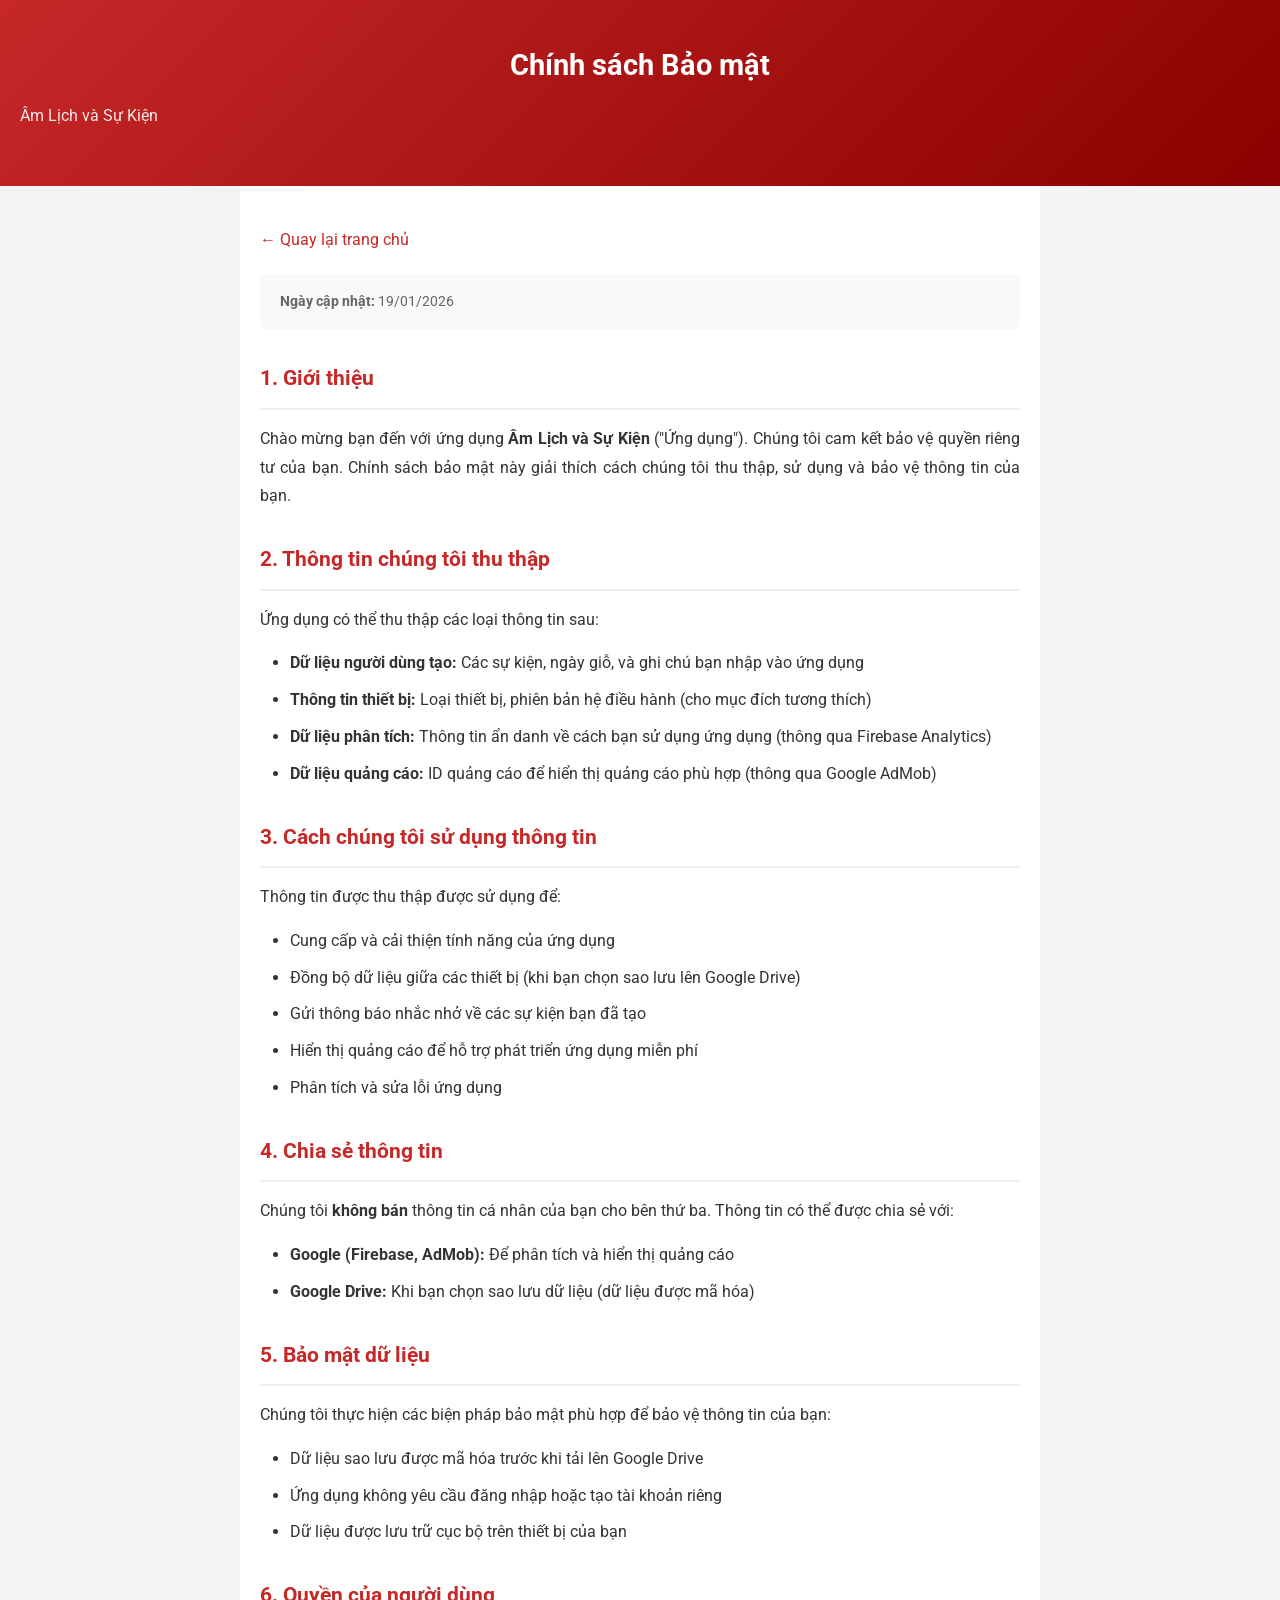
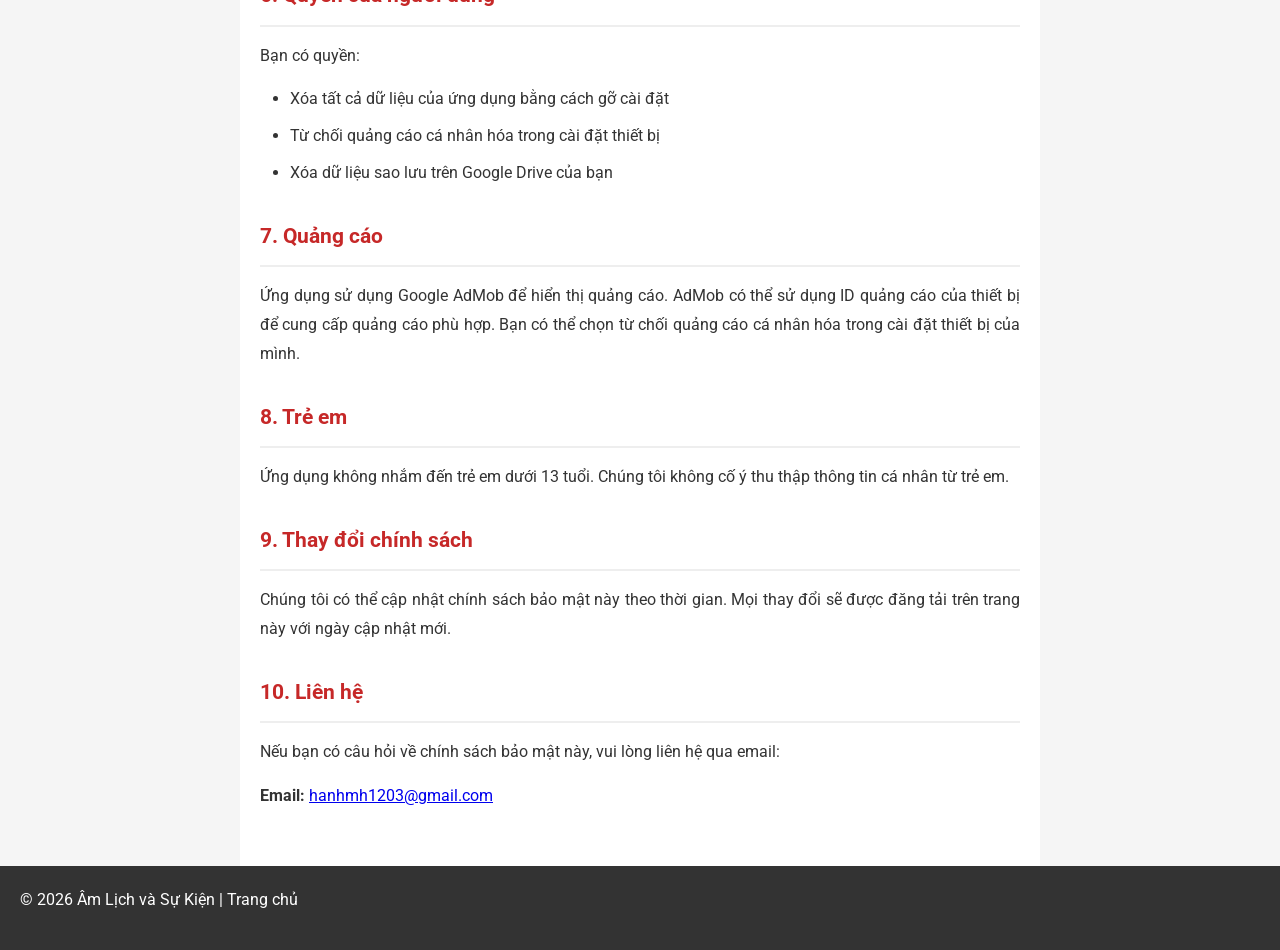
<file: amlich/privacy-policy.html>
<!DOCTYPE html>
<html lang="vi">

<head>
    <meta charset="UTF-8">
    <meta name="viewport" content="width=device-width, initial-scale=1.0">
    <meta name="description" content="Chính sách bảo mật ứng dụng Âm Lịch và Sự Kiện">
    <title>Chính sách Bảo mật - Âm Lịch và Sự Kiện</title>
    <link rel="preconnect" href="https://fonts.googleapis.com">
    <link rel="preconnect" href="https://fonts.gstatic.com" crossorigin>
    <link href="https://fonts.googleapis.com/css2?family=Roboto:wght@300;400;500;700&display=swap" rel="stylesheet">
    <style>
        * {
            margin: 0;
            padding: 0;
            box-sizing: border-box;
        }

        body {
            font-family: 'Roboto', sans-serif;
            background: #f5f5f5;
            color: #333;
            line-height: 1.8;
        }

        .header {
            background: linear-gradient(135deg, #C62828 0%, #8B0000 100%);
            color: #fff;
            padding: 40px 20px;
            text-align: center;
        }

        .header h1 {
            font-size: 1.8rem;
            margin-bottom: 10px;
        }

        .header p {
            opacity: 0.9;
        }

        .container {
            max-width: 800px;
            margin: 0 auto;
            padding: 40px 20px;
            background: #fff;
            min-height: calc(100vh - 200px);
        }

        h2 {
            color: #C62828;
            font-size: 1.3rem;
            margin: 30px 0 15px;
            padding-bottom: 10px;
            border-bottom: 2px solid #eee;
        }

        h2:first-of-type {
            margin-top: 0;
        }

        p {
            margin-bottom: 15px;
            text-align: justify;
        }

        ul {
            margin: 15px 0 15px 30px;
        }

        li {
            margin-bottom: 8px;
        }

        .footer {
            background: #333;
            color: #fff;
            text-align: center;
            padding: 20px;
        }

        .footer a {
            color: #fff;
            text-decoration: none;
        }

        .update-date {
            background: #f9f9f9;
            padding: 15px 20px;
            border-radius: 8px;
            margin-bottom: 30px;
            font-size: 0.9rem;
            color: #666;
        }

        .back-link {
            display: inline-block;
            margin-bottom: 20px;
            color: #C62828;
            text-decoration: none;
        }

        .back-link:hover {
            text-decoration: underline;
        }
    </style>
</head>

<body>
    <div class="header">
        <h1>Chính sách Bảo mật</h1>
        <p>Âm Lịch và Sự Kiện</p>
    </div>

    <div class="container">
        <a href="index.html" class="back-link">← Quay lại trang chủ</a>

        <div class="update-date">
            <strong>Ngày cập nhật:</strong> 19/01/2026
        </div>

        <h2>1. Giới thiệu</h2>
        <p>Chào mừng bạn đến với ứng dụng <strong>Âm Lịch và Sự Kiện</strong> ("Ứng dụng"). Chúng tôi cam kết bảo vệ
            quyền riêng tư của bạn. Chính sách bảo mật này giải thích cách chúng tôi thu thập, sử dụng và bảo vệ thông
            tin của bạn.</p>

        <h2>2. Thông tin chúng tôi thu thập</h2>
        <p>Ứng dụng có thể thu thập các loại thông tin sau:</p>
        <ul>
            <li><strong>Dữ liệu người dùng tạo:</strong> Các sự kiện, ngày giỗ, và ghi chú bạn nhập vào ứng dụng</li>
            <li><strong>Thông tin thiết bị:</strong> Loại thiết bị, phiên bản hệ điều hành (cho mục đích tương thích)
            </li>
            <li><strong>Dữ liệu phân tích:</strong> Thông tin ẩn danh về cách bạn sử dụng ứng dụng (thông qua Firebase
                Analytics)</li>
            <li><strong>Dữ liệu quảng cáo:</strong> ID quảng cáo để hiển thị quảng cáo phù hợp (thông qua Google AdMob)
            </li>
        </ul>

        <h2>3. Cách chúng tôi sử dụng thông tin</h2>
        <p>Thông tin được thu thập được sử dụng để:</p>
        <ul>
            <li>Cung cấp và cải thiện tính năng của ứng dụng</li>
            <li>Đồng bộ dữ liệu giữa các thiết bị (khi bạn chọn sao lưu lên Google Drive)</li>
            <li>Gửi thông báo nhắc nhở về các sự kiện bạn đã tạo</li>
            <li>Hiển thị quảng cáo để hỗ trợ phát triển ứng dụng miễn phí</li>
            <li>Phân tích và sửa lỗi ứng dụng</li>
        </ul>

        <h2>4. Chia sẻ thông tin</h2>
        <p>Chúng tôi <strong>không bán</strong> thông tin cá nhân của bạn cho bên thứ ba. Thông tin có thể được chia sẻ
            với:</p>
        <ul>
            <li><strong>Google (Firebase, AdMob):</strong> Để phân tích và hiển thị quảng cáo</li>
            <li><strong>Google Drive:</strong> Khi bạn chọn sao lưu dữ liệu (dữ liệu được mã hóa)</li>
        </ul>

        <h2>5. Bảo mật dữ liệu</h2>
        <p>Chúng tôi thực hiện các biện pháp bảo mật phù hợp để bảo vệ thông tin của bạn:</p>
        <ul>
            <li>Dữ liệu sao lưu được mã hóa trước khi tải lên Google Drive</li>
            <li>Ứng dụng không yêu cầu đăng nhập hoặc tạo tài khoản riêng</li>
            <li>Dữ liệu được lưu trữ cục bộ trên thiết bị của bạn</li>
        </ul>

        <h2>6. Quyền của người dùng</h2>
        <p>Bạn có quyền:</p>
        <ul>
            <li>Xóa tất cả dữ liệu của ứng dụng bằng cách gỡ cài đặt</li>
            <li>Từ chối quảng cáo cá nhân hóa trong cài đặt thiết bị</li>
            <li>Xóa dữ liệu sao lưu trên Google Drive của bạn</li>
        </ul>

        <h2>7. Quảng cáo</h2>
        <p>Ứng dụng sử dụng Google AdMob để hiển thị quảng cáo. AdMob có thể sử dụng ID quảng cáo của thiết bị để cung
            cấp quảng cáo phù hợp. Bạn có thể chọn từ chối quảng cáo cá nhân hóa trong cài đặt thiết bị của mình.</p>

        <h2>8. Trẻ em</h2>
        <p>Ứng dụng không nhắm đến trẻ em dưới 13 tuổi. Chúng tôi không cố ý thu thập thông tin cá nhân từ trẻ em.</p>

        <h2>9. Thay đổi chính sách</h2>
        <p>Chúng tôi có thể cập nhật chính sách bảo mật này theo thời gian. Mọi thay đổi sẽ được đăng tải trên trang này
            với ngày cập nhật mới.</p>

        <h2>10. Liên hệ</h2>
        <p>Nếu bạn có câu hỏi về chính sách bảo mật này, vui lòng liên hệ qua email:</p>
        <p><strong>Email:</strong> <a href="mailto:hanhmh1203@gmail.com">hanhmh1203@gmail.com</a></p>
    </div>

    <div class="footer">
        <p>© 2026 Âm Lịch và Sự Kiện | <a href="index.html">Trang chủ</a></p>
    </div>
</body>

</html>
</file>
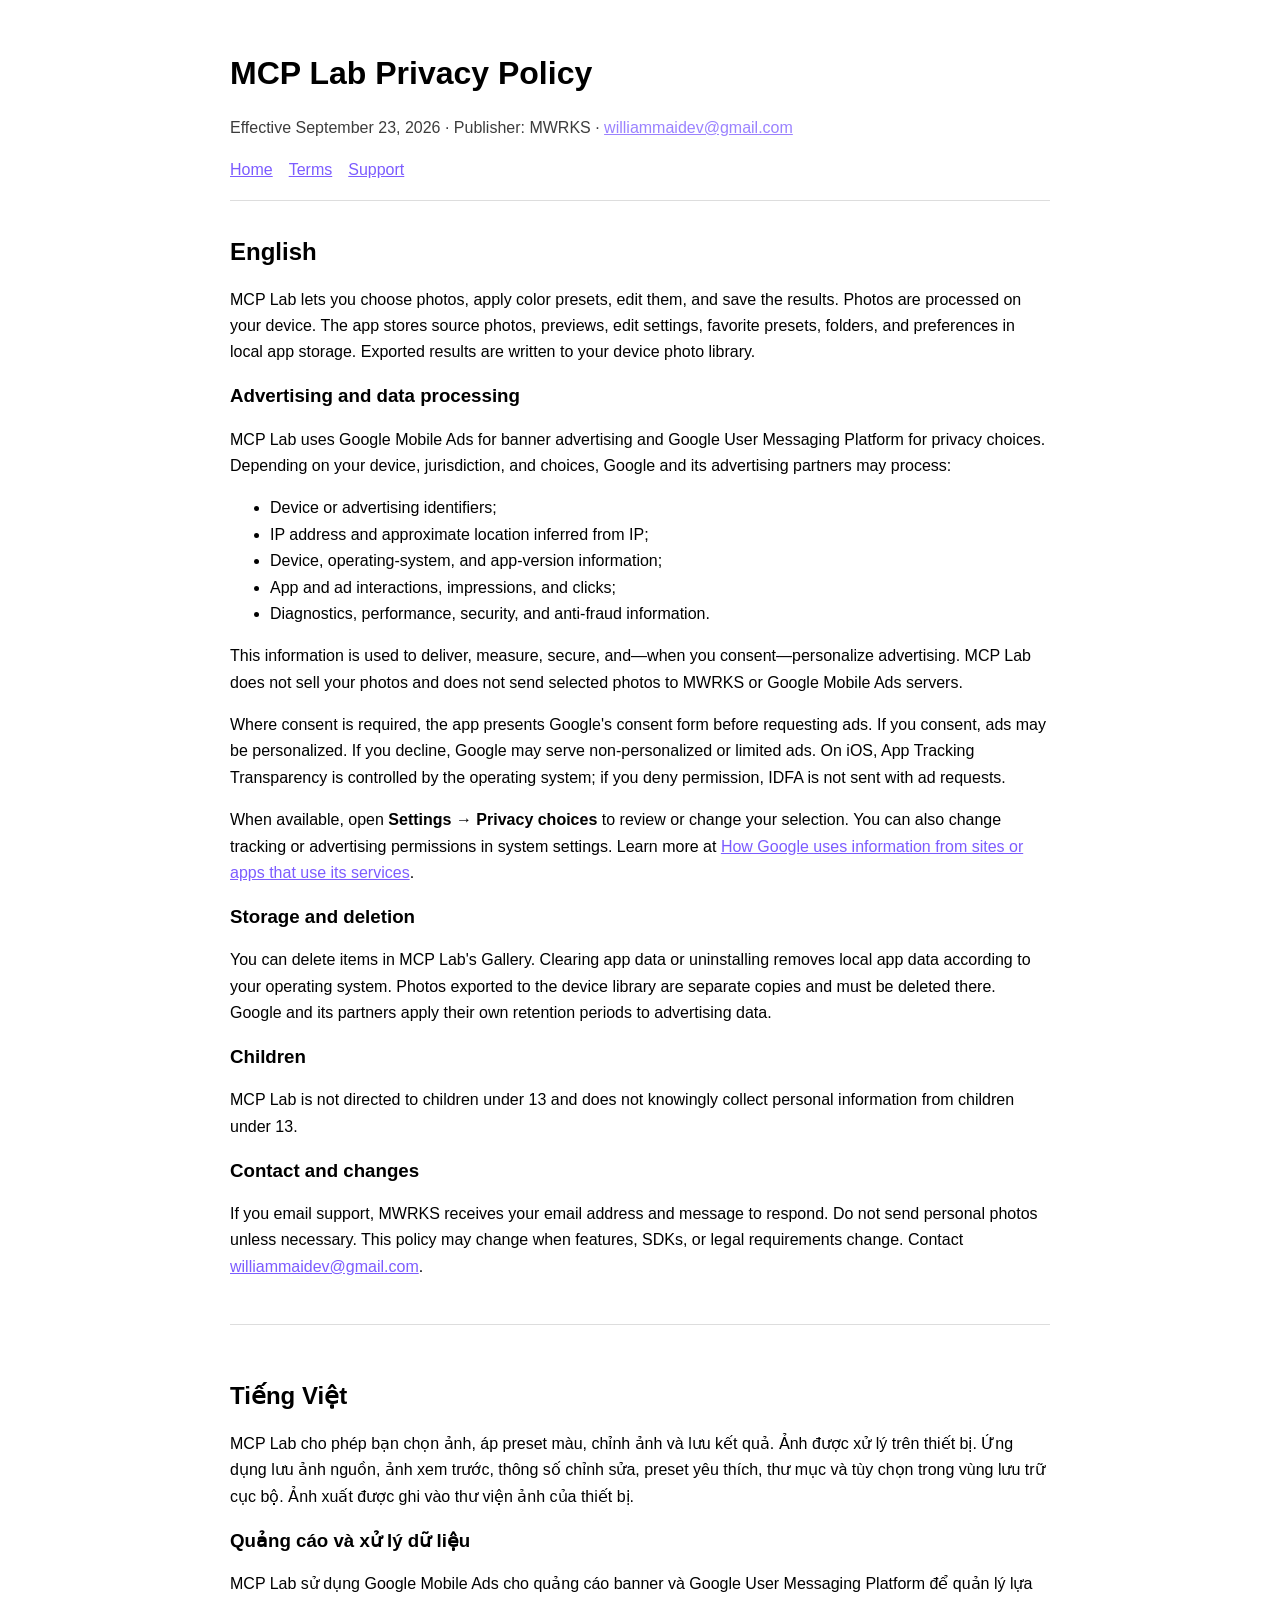
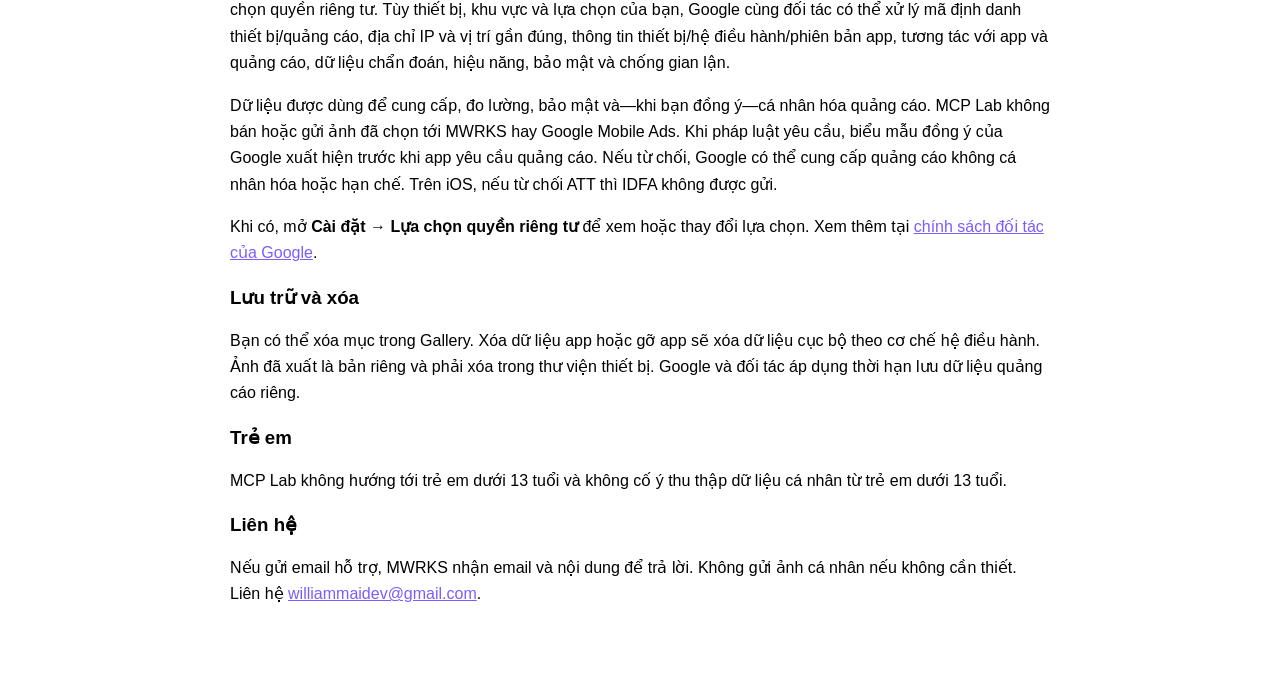
<file: mcplab/privacy.html>
<!doctype html>
<html lang="en"><head><meta charset="utf-8"><meta name="viewport" content="width=device-width,initial-scale=1"><title>MCP Lab Privacy Policy</title><link rel="stylesheet" href="styles.css"></head>
<body><header><h1>MCP Lab Privacy Policy</h1><p class="meta">Effective September 23, 2026 · Publisher: MWRKS · <a href="mailto:williammaidev@gmail.com">williammaidev@gmail.com</a></p><nav><a href="index.html">Home</a><a href="terms.html">Terms</a><a href="support.html">Support</a></nav></header>
<h2>English</h2><p>MCP Lab lets you choose photos, apply color presets, edit them, and save the results. Photos are processed on your device. The app stores source photos, previews, edit settings, favorite presets, folders, and preferences in local app storage. Exported results are written to your device photo library.</p>
<h3>Advertising and data processing</h3><p>MCP Lab uses Google Mobile Ads for banner advertising and Google User Messaging Platform for privacy choices. Depending on your device, jurisdiction, and choices, Google and its advertising partners may process:</p><ul><li>Device or advertising identifiers;</li><li>IP address and approximate location inferred from IP;</li><li>Device, operating-system, and app-version information;</li><li>App and ad interactions, impressions, and clicks;</li><li>Diagnostics, performance, security, and anti-fraud information.</li></ul><p>This information is used to deliver, measure, secure, and—when you consent—personalize advertising. MCP Lab does not sell your photos and does not send selected photos to MWRKS or Google Mobile Ads servers.</p><p>Where consent is required, the app presents Google's consent form before requesting ads. If you consent, ads may be personalized. If you decline, Google may serve non-personalized or limited ads. On iOS, App Tracking Transparency is controlled by the operating system; if you deny permission, IDFA is not sent with ad requests.</p><p>When available, open <strong>Settings → Privacy choices</strong> to review or change your selection. You can also change tracking or advertising permissions in system settings. Learn more at <a href="https://policies.google.com/technologies/partner-sites">How Google uses information from sites or apps that use its services</a>.</p>
<h3>Storage and deletion</h3><p>You can delete items in MCP Lab's Gallery. Clearing app data or uninstalling removes local app data according to your operating system. Photos exported to the device library are separate copies and must be deleted there. Google and its partners apply their own retention periods to advertising data.</p>
<h3>Children</h3><p>MCP Lab is not directed to children under 13 and does not knowingly collect personal information from children under 13.</p>
<h3>Contact and changes</h3><p>If you email support, MWRKS receives your email address and message to respond. Do not send personal photos unless necessary. This policy may change when features, SDKs, or legal requirements change. Contact <a href="mailto:williammaidev@gmail.com">williammaidev@gmail.com</a>.</p>
<section class="lang" lang="vi"><h2>Tiếng Việt</h2><p>MCP Lab cho phép bạn chọn ảnh, áp preset màu, chỉnh ảnh và lưu kết quả. Ảnh được xử lý trên thiết bị. Ứng dụng lưu ảnh nguồn, ảnh xem trước, thông số chỉnh sửa, preset yêu thích, thư mục và tùy chọn trong vùng lưu trữ cục bộ. Ảnh xuất được ghi vào thư viện ảnh của thiết bị.</p><h3>Quảng cáo và xử lý dữ liệu</h3><p>MCP Lab sử dụng Google Mobile Ads cho quảng cáo banner và Google User Messaging Platform để quản lý lựa chọn quyền riêng tư. Tùy thiết bị, khu vực và lựa chọn của bạn, Google cùng đối tác có thể xử lý mã định danh thiết bị/quảng cáo, địa chỉ IP và vị trí gần đúng, thông tin thiết bị/hệ điều hành/phiên bản app, tương tác với app và quảng cáo, dữ liệu chẩn đoán, hiệu năng, bảo mật và chống gian lận.</p><p>Dữ liệu được dùng để cung cấp, đo lường, bảo mật và—khi bạn đồng ý—cá nhân hóa quảng cáo. MCP Lab không bán hoặc gửi ảnh đã chọn tới MWRKS hay Google Mobile Ads. Khi pháp luật yêu cầu, biểu mẫu đồng ý của Google xuất hiện trước khi app yêu cầu quảng cáo. Nếu từ chối, Google có thể cung cấp quảng cáo không cá nhân hóa hoặc hạn chế. Trên iOS, nếu từ chối ATT thì IDFA không được gửi.</p><p>Khi có, mở <strong>Cài đặt → Lựa chọn quyền riêng tư</strong> để xem hoặc thay đổi lựa chọn. Xem thêm tại <a href="https://policies.google.com/technologies/partner-sites">chính sách đối tác của Google</a>.</p><h3>Lưu trữ và xóa</h3><p>Bạn có thể xóa mục trong Gallery. Xóa dữ liệu app hoặc gỡ app sẽ xóa dữ liệu cục bộ theo cơ chế hệ điều hành. Ảnh đã xuất là bản riêng và phải xóa trong thư viện thiết bị. Google và đối tác áp dụng thời hạn lưu dữ liệu quảng cáo riêng.</p><h3>Trẻ em</h3><p>MCP Lab không hướng tới trẻ em dưới 13 tuổi và không cố ý thu thập dữ liệu cá nhân từ trẻ em dưới 13 tuổi.</p><h3>Liên hệ</h3><p>Nếu gửi email hỗ trợ, MWRKS nhận email và nội dung để trả lời. Không gửi ảnh cá nhân nếu không cần thiết. Liên hệ <a href="mailto:williammaidev@gmail.com">williammaidev@gmail.com</a>.</p></section></body></html>
</file>
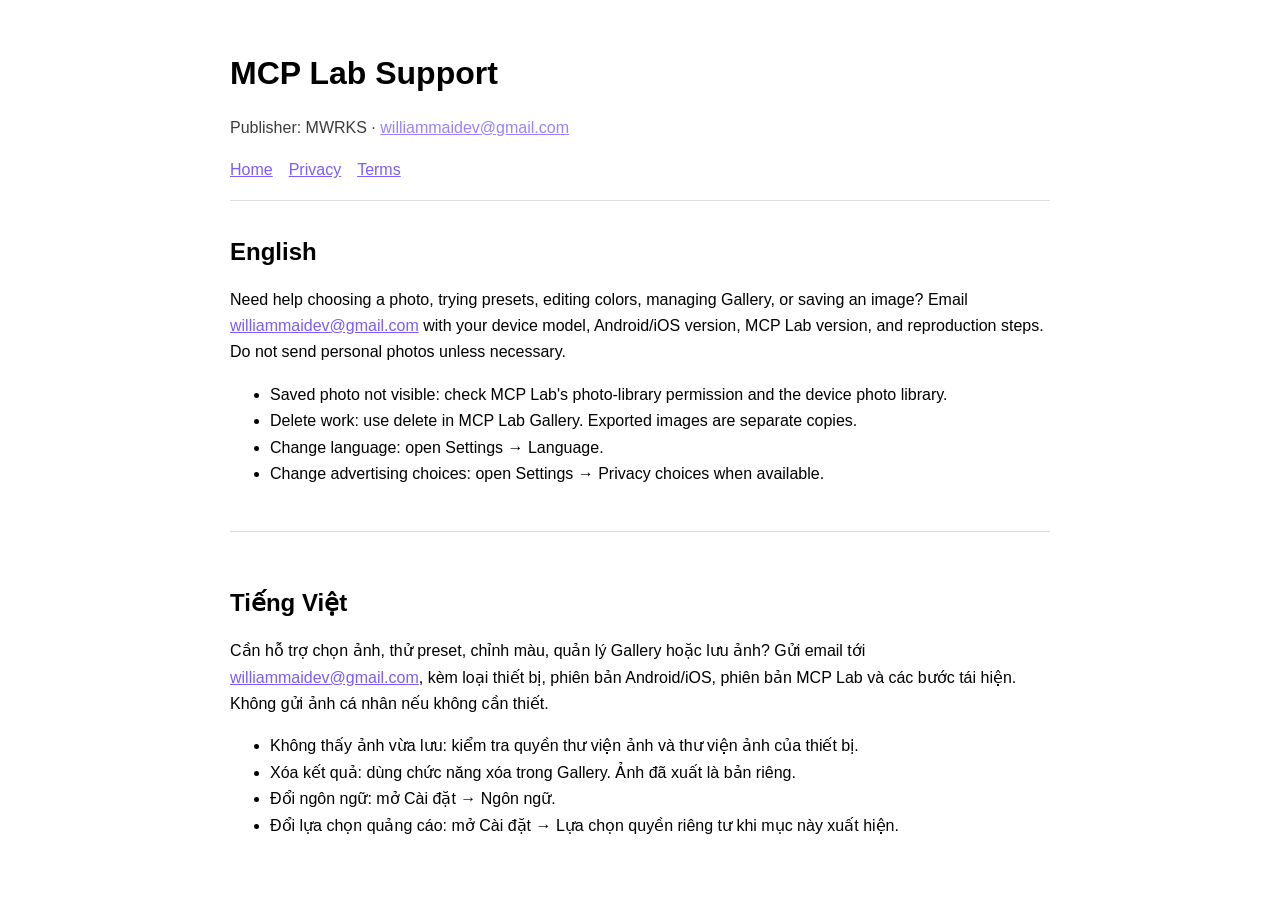
<file: mcplab/support.html>
<!doctype html>
<html lang="en"><head><meta charset="utf-8"><meta name="viewport" content="width=device-width,initial-scale=1"><title>MCP Lab Support</title><link rel="stylesheet" href="styles.css"></head>
<body><header><h1>MCP Lab Support</h1><p class="meta">Publisher: MWRKS · <a href="mailto:williammaidev@gmail.com">williammaidev@gmail.com</a></p><nav><a href="index.html">Home</a><a href="privacy.html">Privacy</a><a href="terms.html">Terms</a></nav></header><h2>English</h2><p>Need help choosing a photo, trying presets, editing colors, managing Gallery, or saving an image? Email <a href="mailto:williammaidev@gmail.com">williammaidev@gmail.com</a> with your device model, Android/iOS version, MCP Lab version, and reproduction steps. Do not send personal photos unless necessary.</p><ul><li>Saved photo not visible: check MCP Lab's photo-library permission and the device photo library.</li><li>Delete work: use delete in MCP Lab Gallery. Exported images are separate copies.</li><li>Change language: open Settings → Language.</li><li>Change advertising choices: open Settings → Privacy choices when available.</li></ul><section class="lang" lang="vi"><h2>Tiếng Việt</h2><p>Cần hỗ trợ chọn ảnh, thử preset, chỉnh màu, quản lý Gallery hoặc lưu ảnh? Gửi email tới <a href="mailto:williammaidev@gmail.com">williammaidev@gmail.com</a>, kèm loại thiết bị, phiên bản Android/iOS, phiên bản MCP Lab và các bước tái hiện. Không gửi ảnh cá nhân nếu không cần thiết.</p><ul><li>Không thấy ảnh vừa lưu: kiểm tra quyền thư viện ảnh và thư viện ảnh của thiết bị.</li><li>Xóa kết quả: dùng chức năng xóa trong Gallery. Ảnh đã xuất là bản riêng.</li><li>Đổi ngôn ngữ: mở Cài đặt → Ngôn ngữ.</li><li>Đổi lựa chọn quảng cáo: mở Cài đặt → Lựa chọn quyền riêng tư khi mục này xuất hiện.</li></ul></section></body></html>
</file>
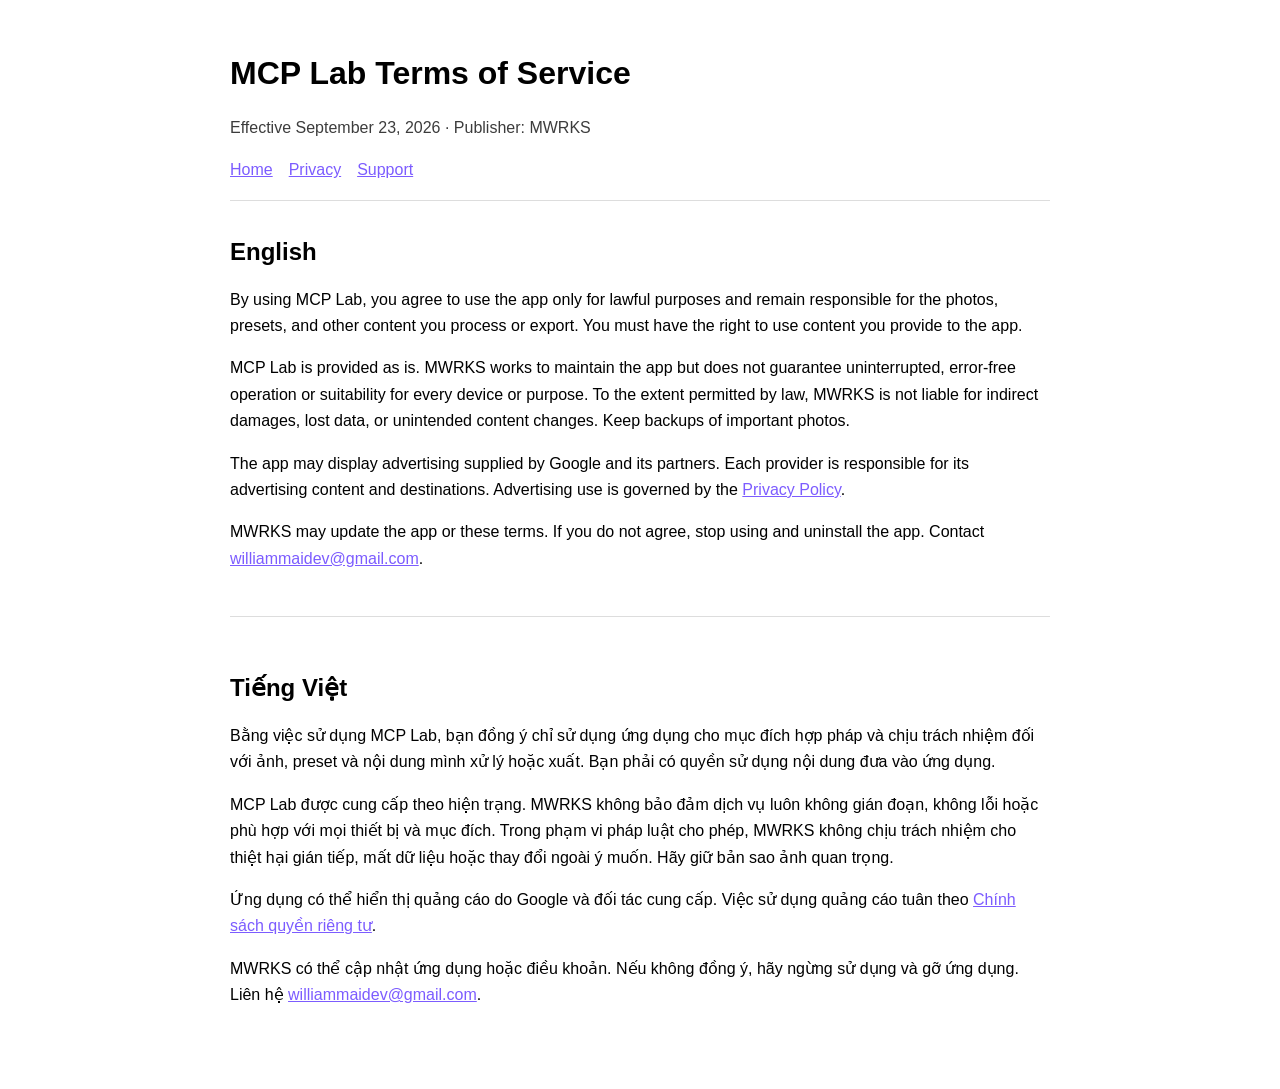
<file: mcplab/terms.html>
<!doctype html>
<html lang="en"><head><meta charset="utf-8"><meta name="viewport" content="width=device-width,initial-scale=1"><title>MCP Lab Terms of Service</title><link rel="stylesheet" href="styles.css"></head>
<body><header><h1>MCP Lab Terms of Service</h1><p class="meta">Effective September 23, 2026 · Publisher: MWRKS</p><nav><a href="index.html">Home</a><a href="privacy.html">Privacy</a><a href="support.html">Support</a></nav></header><h2>English</h2><p>By using MCP Lab, you agree to use the app only for lawful purposes and remain responsible for the photos, presets, and other content you process or export. You must have the right to use content you provide to the app.</p><p>MCP Lab is provided as is. MWRKS works to maintain the app but does not guarantee uninterrupted, error-free operation or suitability for every device or purpose. To the extent permitted by law, MWRKS is not liable for indirect damages, lost data, or unintended content changes. Keep backups of important photos.</p><p>The app may display advertising supplied by Google and its partners. Each provider is responsible for its advertising content and destinations. Advertising use is governed by the <a href="privacy.html">Privacy Policy</a>.</p><p>MWRKS may update the app or these terms. If you do not agree, stop using and uninstall the app. Contact <a href="mailto:williammaidev@gmail.com">williammaidev@gmail.com</a>.</p><section class="lang" lang="vi"><h2>Tiếng Việt</h2><p>Bằng việc sử dụng MCP Lab, bạn đồng ý chỉ sử dụng ứng dụng cho mục đích hợp pháp và chịu trách nhiệm đối với ảnh, preset và nội dung mình xử lý hoặc xuất. Bạn phải có quyền sử dụng nội dung đưa vào ứng dụng.</p><p>MCP Lab được cung cấp theo hiện trạng. MWRKS không bảo đảm dịch vụ luôn không gián đoạn, không lỗi hoặc phù hợp với mọi thiết bị và mục đích. Trong phạm vi pháp luật cho phép, MWRKS không chịu trách nhiệm cho thiệt hại gián tiếp, mất dữ liệu hoặc thay đổi ngoài ý muốn. Hãy giữ bản sao ảnh quan trọng.</p><p>Ứng dụng có thể hiển thị quảng cáo do Google và đối tác cung cấp. Việc sử dụng quảng cáo tuân theo <a href="privacy.html">Chính sách quyền riêng tư</a>.</p><p>MWRKS có thể cập nhật ứng dụng hoặc điều khoản. Nếu không đồng ý, hãy ngừng sử dụng và gỡ ứng dụng. Liên hệ <a href="mailto:williammaidev@gmail.com">williammaidev@gmail.com</a>.</p></section></body></html>
</file>
<file: mcplab/styles.css>
:root { color-scheme: light dark; font-family: -apple-system, BlinkMacSystemFont, "Segoe UI", sans-serif; }
body { max-width: 820px; margin: 0 auto; padding: 32px 20px 64px; line-height: 1.65; }
header { border-bottom: 1px solid #9995; margin-bottom: 28px; padding-bottom: 16px; }
nav { display: flex; flex-wrap: wrap; gap: 16px; }
a { color: #7c5cff; }
h1, h2, h3 { line-height: 1.25; }
h2 { margin-top: 36px; }
.meta { opacity: .76; }
.lang { border-top: 1px solid #9995; margin-top: 44px; padding-top: 20px; }
</file>
